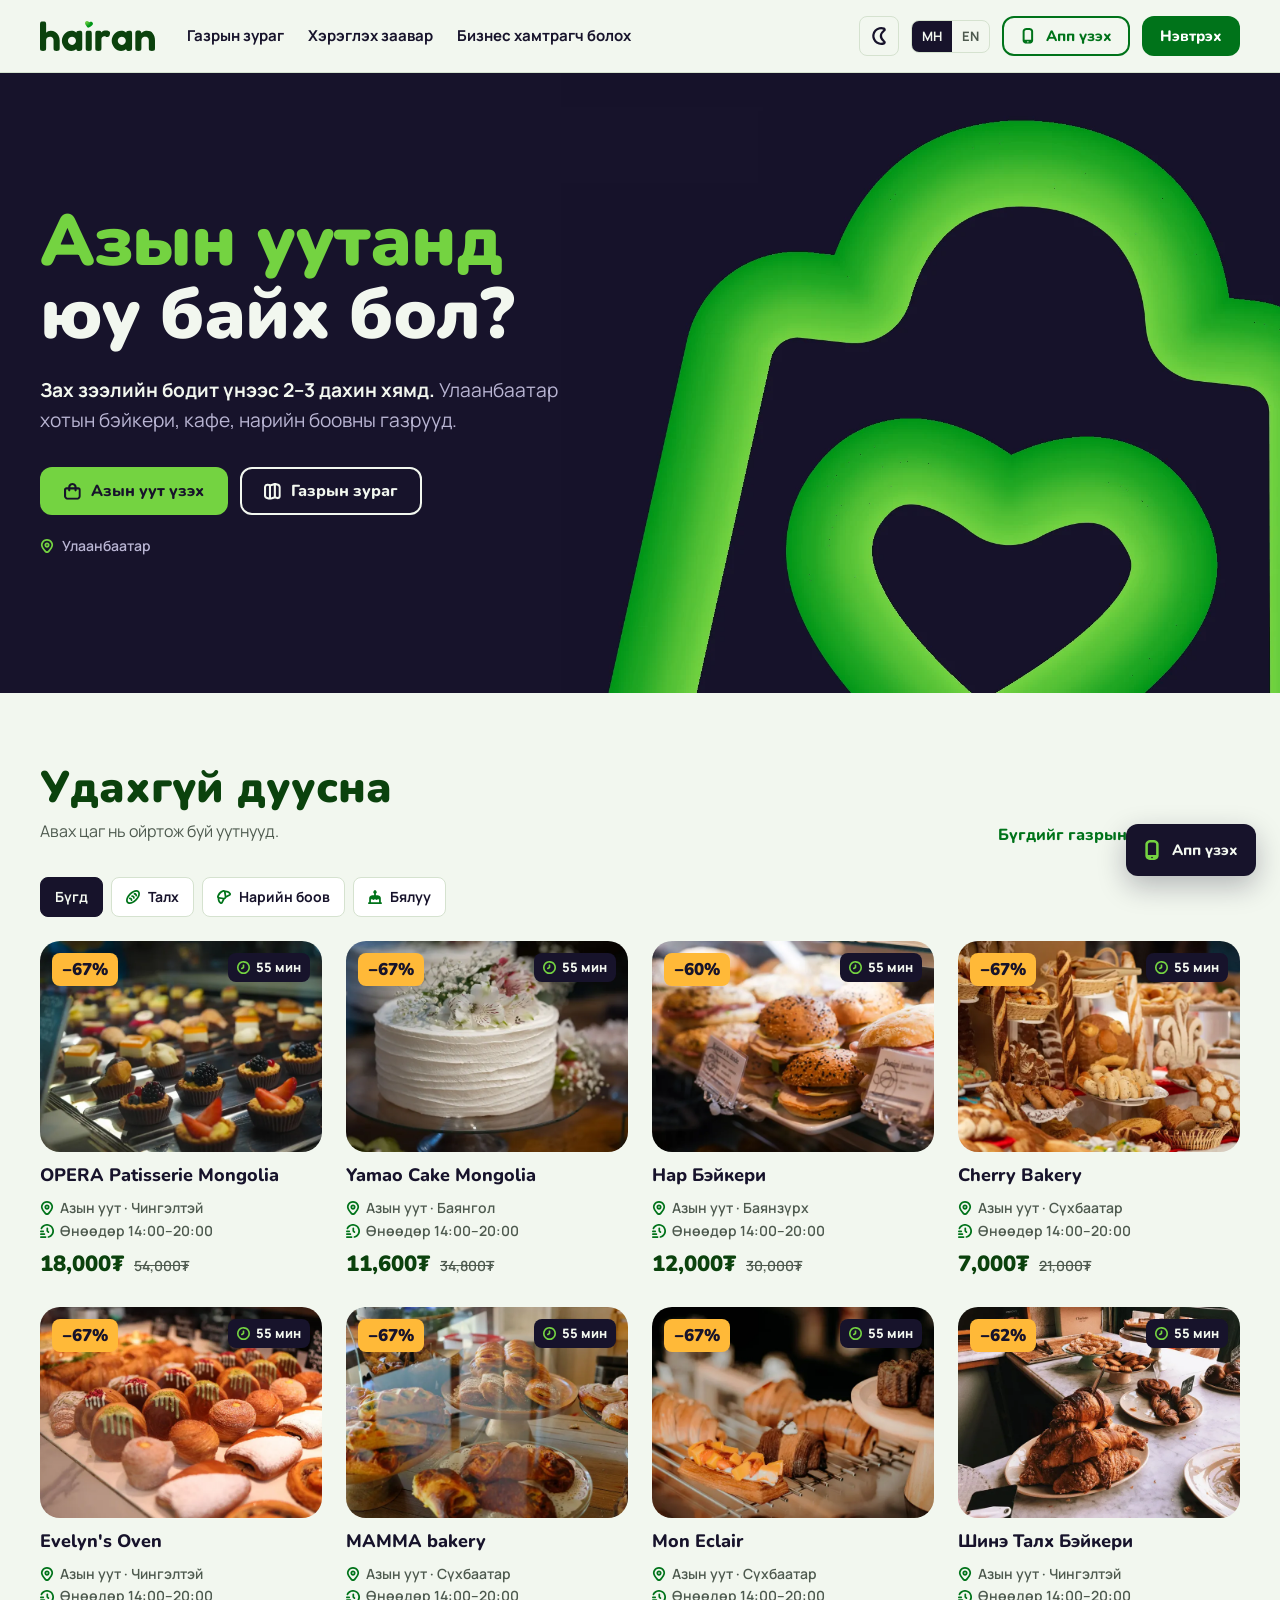
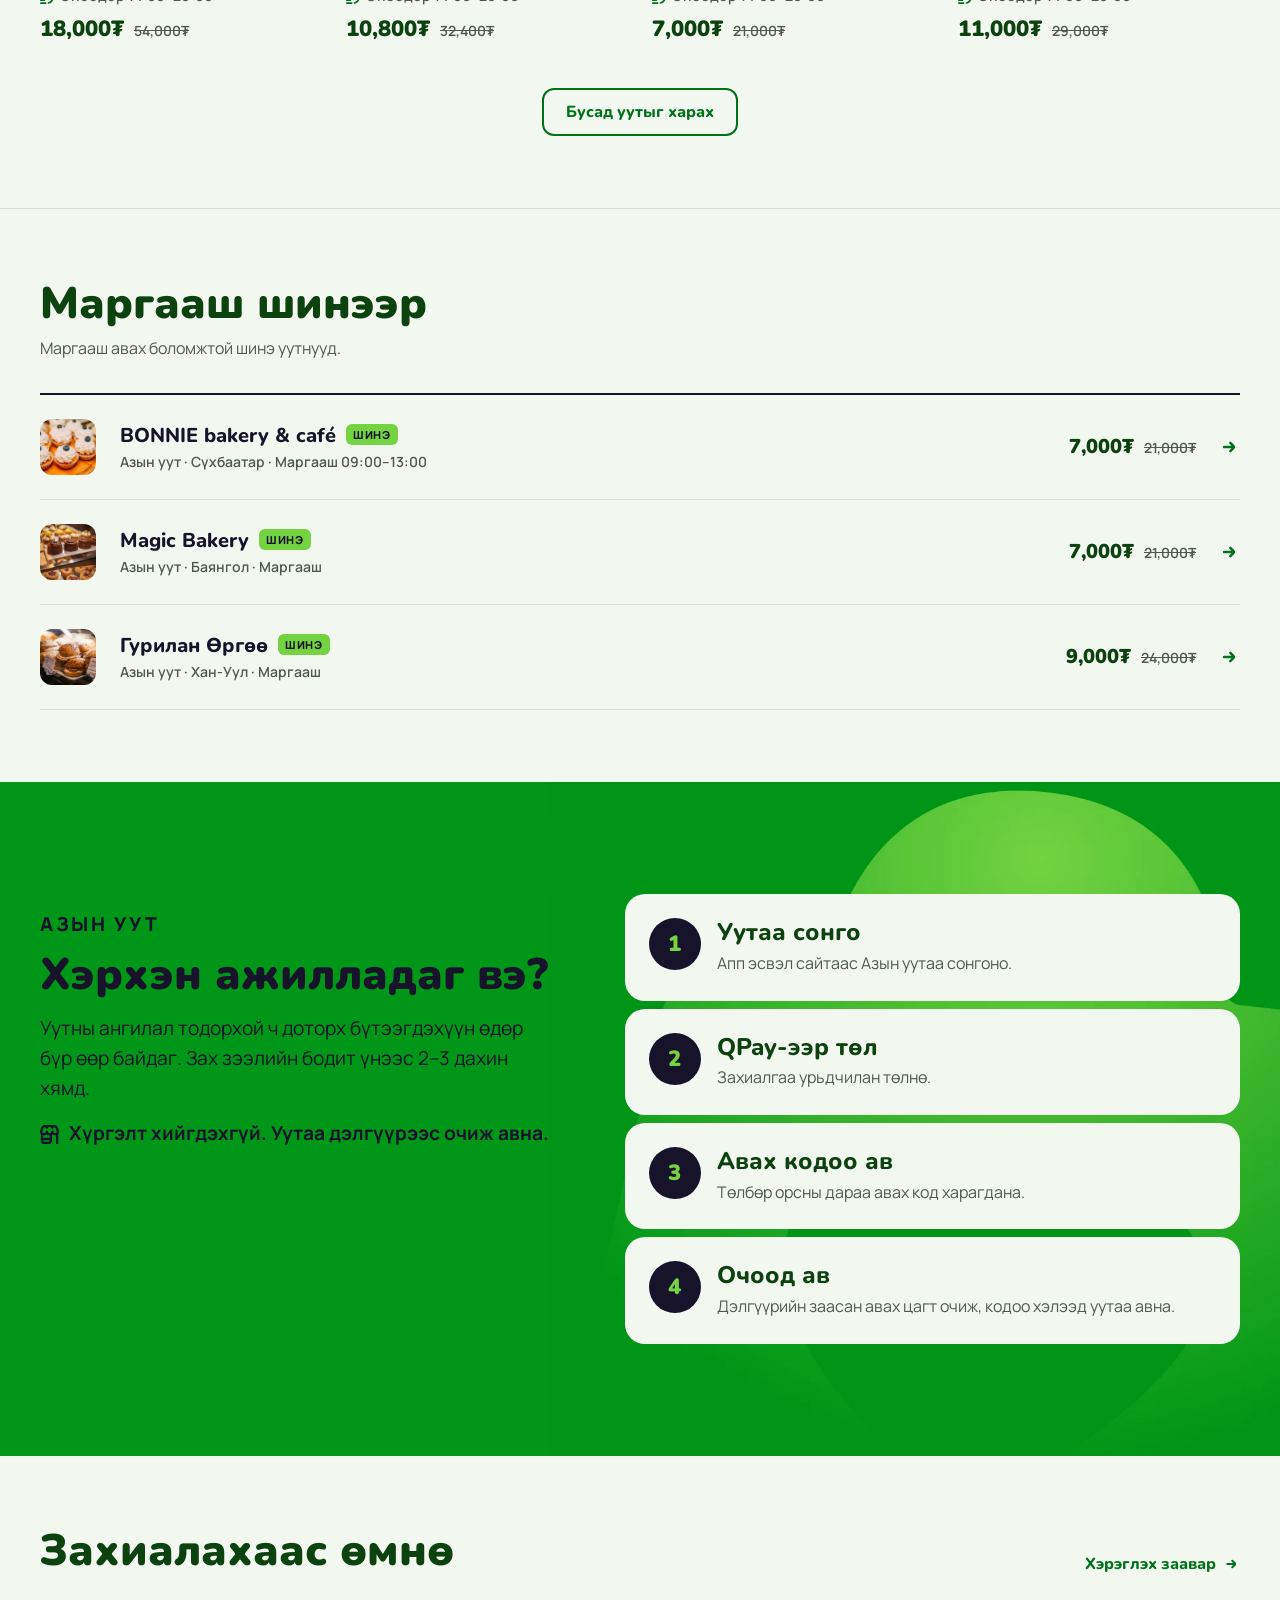
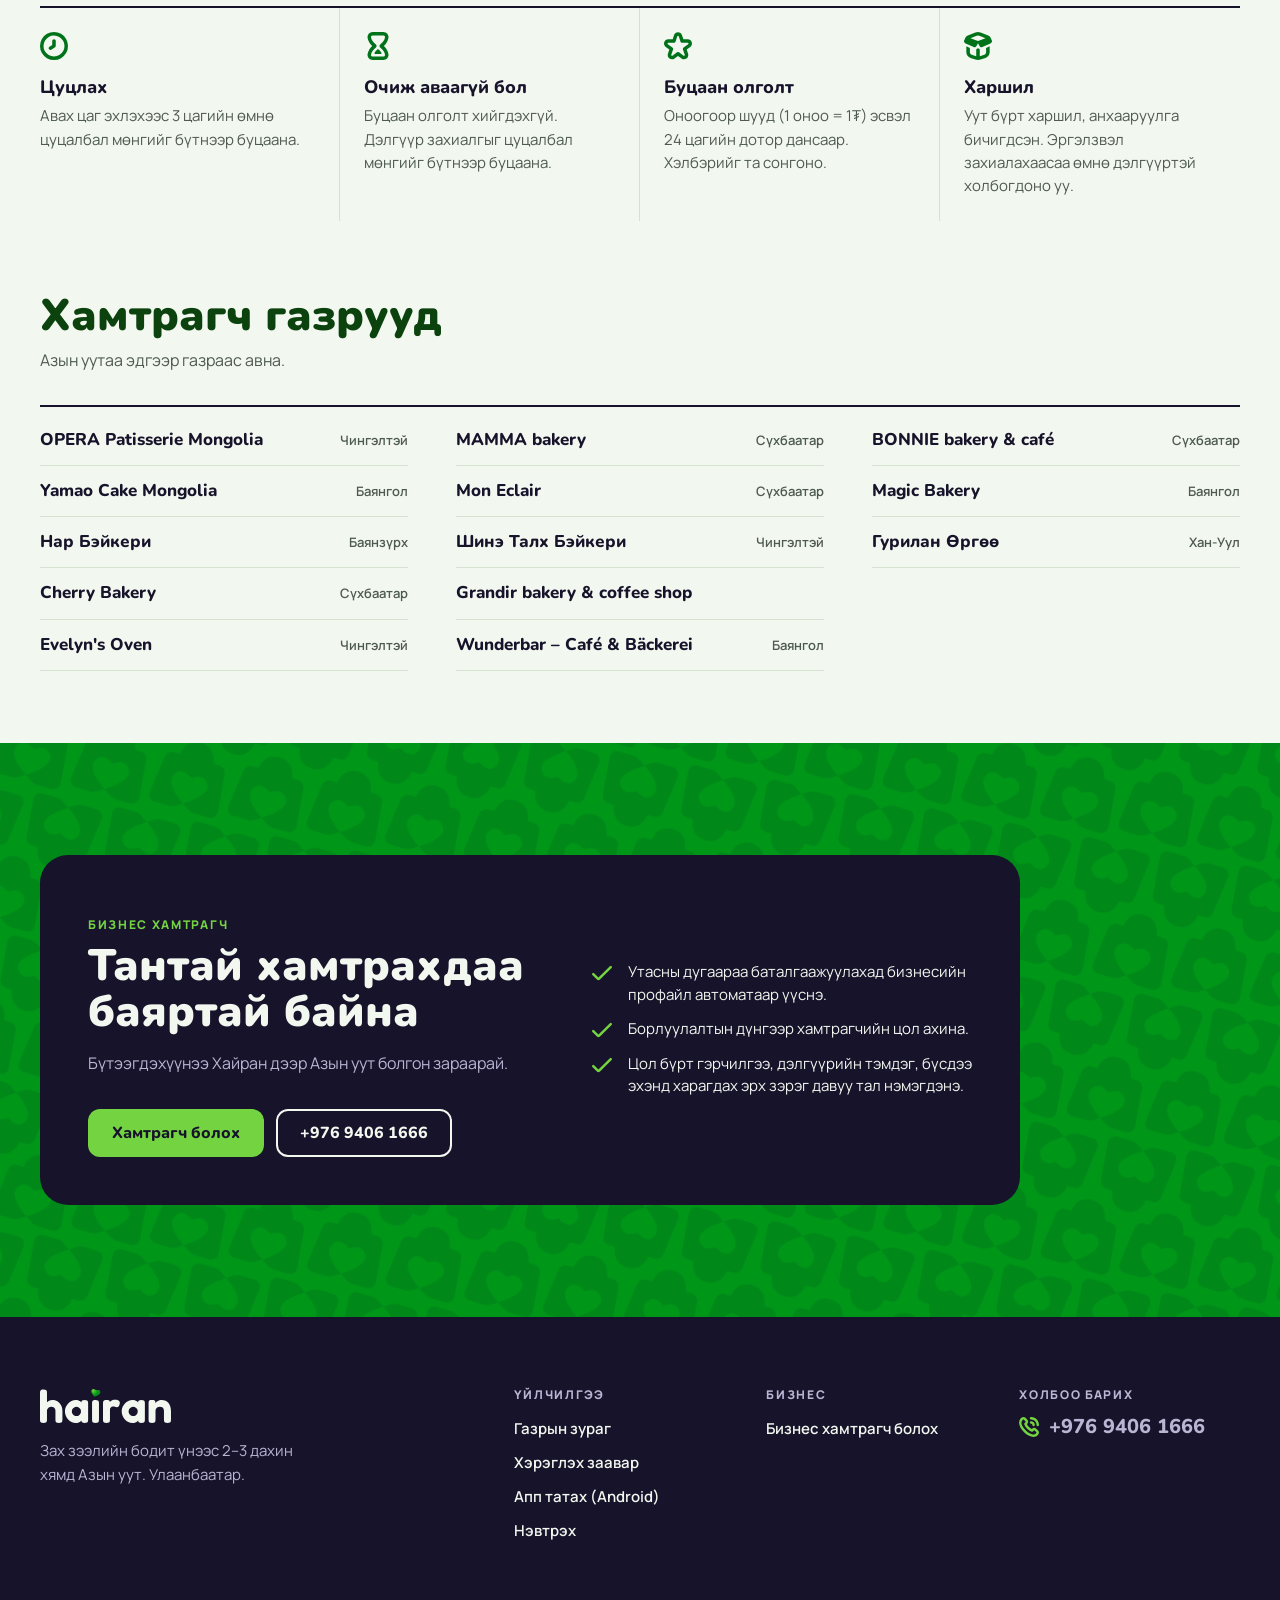
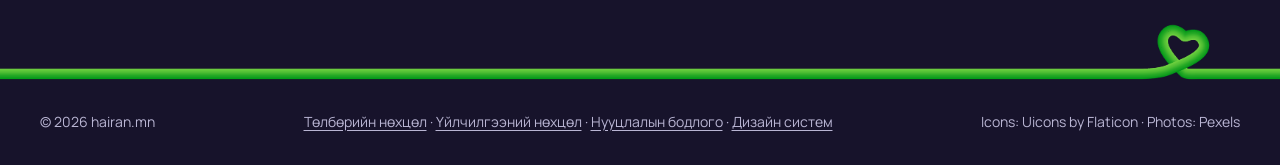
<file: index.html>
<!doctype html>
<html lang="mn">
<head>
<meta charset="utf-8">
<meta name="viewport" content="width=device-width, initial-scale=1, viewport-fit=cover">
<title>Хайран · Азын уут</title>
<meta name="claude:viewport-fit-sides" content="cover">
<meta name="description" content="Зах зээлийн бодит үнээс 2–3 дахин хямд Азын уут. Улаанбаатар.">
<link rel="icon" href="assets/logo/logo-icon.svg" type="image/svg+xml">
<link rel="stylesheet" href="css/fonts.css">
<link rel="stylesheet" href="css/tokens.css">
<link rel="stylesheet" href="css/site.css">
<link rel="stylesheet" href="css/app.css">
<link rel="stylesheet" href="css/dark.css">
<script>
  /* Apply the saved theme (or the system preference) before first paint, so there is no flash. */
  (function () {
    var t = null;
    try { t = localStorage.getItem("hairan-theme"); } catch (e) {}
    if (!t) t = window.matchMedia && matchMedia("(prefers-color-scheme: dark)").matches ? "dark" : "light";
    document.documentElement.setAttribute("data-theme", t);
  })();
</script>
</head>
<body>
<svg xmlns="http://www.w3.org/2000/svg" aria-hidden="true" style="position:absolute;width:0;height:0;overflow:hidden"><symbol id="i-arrow-right" viewBox="0 0 300 300"><path d="M239 230 288 181Q300 168 300.0 150.0Q300 132 288 119L239 70Q234 65 226.0 65.0Q218 65 212.5 70.5Q207 76 207.0 83.5Q207 91 213 97L247 131L19 132Q11 132 5.5 137.5Q0 143 0 150Q0 158 5.5 163.5Q11 169 19 169H247L213 203Q207 209 207.0 216.5Q207 224 212.5 229.5Q218 235 225.5 235.0Q233 235 239 230Z"/></symbol><symbol id="i-arrow-small-right" viewBox="0 0 300 300"><path d="M213 119 168 74Q163 69 155.0 69.0Q147 69 141.5 74.5Q136 80 136.0 87.5Q136 95 142 101L172 131H63Q55 131 49.5 136.5Q44 142 44.0 150.0Q44 158 49.5 163.5Q55 169 63 169H172L142 199Q136 205 136.0 212.5Q136 220 141.5 225.5Q147 231 155.0 231.0Q163 231 168 226L213 181Q226 168 226.0 150.0Q226 132 213 119Z"/></symbol><symbol id="i-badge-percent" viewBox="0 0 300 300"><path d="M150 300Q135 300 121.5 294.0Q108 288 97 277Q82 278 68.5 272.5Q55 267 44.0 256.0Q33 245 27.5 231.5Q22 218 23 203Q8 190 3.0 170.0Q-2 150 3.0 130.0Q8 110 23 97Q22 82 27.5 68.5Q33 55 44.0 44.0Q55 33 68.5 27.5Q82 22 97 23Q110 8 130.0 3.0Q150 -2 170.0 3.0Q190 8 203 23Q217 22 231.0 27.5Q245 33 256.0 44.0Q267 55 272.5 68.5Q278 82 277 97Q292 110 297.0 130.0Q302 150 297.0 170.0Q292 190 277 203Q278 218 272.5 231.5Q267 245 256.0 256.0Q245 267 231.5 272.5Q218 278 203 277Q192 288 178.5 294.0Q165 300 150 300ZM105 239Q115 239 121.0 248.0Q127 257 138.5 260.5Q150 264 161.5 260.5Q173 257 179 247Q182 242 187.5 240.0Q193 238 198 239Q207 241 215.0 238.5Q223 236 229.5 229.5Q236 223 238.5 215.0Q241 207 239 198Q238 193 240.0 187.5Q242 182 247 179Q257 173 260.5 161.5Q264 150 260.5 138.5Q257 127 247 121Q242 118 240.0 112.5Q238 107 239 102Q241 93 238.5 85.0Q236 77 229.5 70.5Q223 64 215.0 61.5Q207 59 198 61Q193 62 187.5 60.0Q182 58 179 53Q173 43 161.5 39.5Q150 36 138.5 39.5Q127 43 121 53Q118 58 112.5 60.0Q107 62 102 61Q93 59 85.0 61.5Q77 64 70.5 70.5Q64 77 61.5 85.0Q59 93 61 102Q62 107 60.0 112.5Q58 118 53 121Q43 127 39.5 138.5Q36 150 39.5 161.5Q43 173 53 179Q58 182 60.0 187.5Q62 193 61 198Q59 207 61.5 215.0Q64 223 70.5 229.5Q77 236 85.0 238.5Q93 241 102 239ZM106 100Q95 100 90.0 109.5Q85 119 90.0 128.0Q95 137 106.5 137.0Q118 137 122.5 128.0Q127 119 122.5 109.5Q118 100 106 100ZM194 162Q182 163 177.5 172.0Q173 181 177.5 190.5Q182 200 193.5 200.0Q205 200 210.0 190.5Q215 181 210.0 172.0Q205 163 194 162ZM141 198 191 123Q195 116 193.5 108.5Q192 101 185.5 97.0Q179 93 171.5 94.5Q164 96 159 102L109 177Q105 184 106.5 191.5Q108 199 113.5 202.5Q119 206 125 206Q135 206 141 198Z"/></symbol><symbol id="i-bookmark" viewBox="0 0 300 300"><path d="M219 0H81Q63 0 47.0 9.5Q31 19 22.0 34.5Q13 50 12 69V256Q13 269 20.5 280.5Q28 292 40.5 296.5Q53 301 66.0 298.5Q79 296 88 286L149 221L212 287Q221 296 234.5 299.0Q248 302 260.0 297.0Q272 292 279.5 281.0Q287 270 288 256V69Q287 50 278.0 34.5Q269 19 253.0 9.5Q237 0 219 0ZM250 256Q250 261 246.0 262.5Q242 264 239 261L163 181Q157 175 149 175Q141 175 136 181L61 260Q58 263 54.0 261.5Q50 260 50 256V69Q50 56 59.0 46.5Q68 37 81 38H219Q232 37 241.0 46.5Q250 56 250 69Z"/></symbol><symbol id="i-box-open" viewBox="0 0 300 300"><path d="M296 87 284 59Q275 44 259 38L178 5Q164 0 149.5 0.0Q135 0 122 5L41 38Q25 44 16 59L4 87Q-3 97 1.5 108.0Q6 119 17 123L104 162Q108 164 112 164Q119 164 124.5 160.5Q130 157 134 151L150 121L166 151Q170 157 175.5 160.5Q181 164 188 164Q192 164 196 162L283 123Q294 119 298.5 108.0Q303 97 296 87ZM231 67 150 97 69 67 136 40Q143 37 150.0 37.0Q157 37 164 40ZM275 154V216Q275 237 262.5 254.0Q250 271 230 278L178 295Q165 300 150.0 300.0Q135 300 122 295L70 278Q50 271 37.5 254.0Q25 237 25 216V154L63 171V216Q63 225 68.0 232.5Q73 240 82 243L131 259V184Q143 180 150 171Q157 180 169 185V259L218 243Q227 240 232.0 232.5Q237 225 237 216V171Z"/></symbol><symbol id="i-bread" viewBox="0 0 300 300"><path d="M79 300Q63 301 48.0 295.0Q33 289 22 278Q1 257 0.5 222.5Q0 188 19.0 148.5Q38 109 73.5 73.5Q109 38 148.5 19.0Q188 0 222.5 0.5Q257 1 278.0 22.0Q299 43 299.5 77.5Q300 112 281.0 151.5Q262 191 226.5 226.0Q191 261 152.0 280.5Q113 300 79 300ZM221 38Q196 38 165 53Q131 70 100 100Q72 129 55 161Q40 191 38.0 215.5Q36 240 48.0 252.0Q60 264 84.5 262.0Q109 260 139 245Q171 228 199.5 199.5Q228 171 245 139Q260 109 262.0 84.5Q264 60 251.5 48.0Q239 36 221 38ZM188 169Q188 157 184.0 146.5Q180 136 172.0 128.0Q164 120 153.5 116.0Q143 112 131 113Q123 112 118.0 117.5Q113 123 112.5 131.0Q112 139 117.5 144.5Q123 150 131.0 149.5Q139 149 145.0 155.0Q151 161 150.5 169.0Q150 177 155.5 182.5Q161 188 169.0 188.0Q177 188 182.5 182.5Q188 177 188 169ZM238 119Q238 107 234.0 96.5Q230 86 222.0 78.0Q214 70 203.5 66.0Q193 62 181 63Q173 62 167.5 67.5Q162 73 162.5 81.0Q163 89 168.0 94.5Q173 100 181.0 99.5Q189 99 195.0 105.0Q201 111 200.5 119.0Q200 127 205.5 132.5Q211 138 219.0 137.5Q227 137 232.5 132.0Q238 127 238 119ZM138 219Q138 207 134.0 196.5Q130 186 122.0 178.0Q114 170 103.5 166.0Q93 162 81 163Q73 162 67.5 167.5Q62 173 62.5 181.0Q63 189 68.0 194.5Q73 200 81.0 199.5Q89 199 95.0 205.0Q101 211 100.5 219.0Q100 227 105.5 232.5Q111 238 119.0 237.5Q127 237 132.5 232.0Q138 227 138 219Z"/></symbol><symbol id="i-cake-birthday" viewBox="0 0 300 300"><path d="M281 262H275V179Q275 161 266.0 145.5Q257 130 242.0 121.5Q227 113 209 113H169V79Q177 74 182.0 65.5Q187 57 187 47Q184 25 169 9Q161 0 150.0 0.0Q139 0 131 9Q116 25 113 47Q113 57 118.0 65.5Q123 74 131 79V112H91Q73 113 58.0 121.5Q43 130 34.0 145.5Q25 161 25 179V262H19Q11 262 5.5 267.5Q0 273 0.0 281.0Q0 289 5.5 294.5Q11 300 19 300H281Q289 300 294.5 294.5Q300 289 300.0 281.0Q300 273 294.5 267.5Q289 262 281 262ZM63 209Q71 207 77.0 200.5Q83 194 84 186Q86 198 95.5 205.5Q105 213 117.0 213.0Q129 213 138.5 205.5Q148 198 150 186Q152 198 161.5 205.5Q171 213 183.0 213.0Q195 213 204.5 205.5Q214 198 216 186Q217 194 223.0 200.5Q229 207 237 209V262H63Z"/></symbol><symbol id="i-check" viewBox="0 0 300 300"><path d="M97 258Q84 258 74 249L6 180Q0 175 0.0 167.0Q0 159 6 154Q11 148 19.0 148.0Q27 148 32 154L97 218L268 47Q273 42 281.0 42.0Q289 42 294 47Q300 53 300.0 60.5Q300 68 294 74L120 249Q110 258 97 258Z"/></symbol><symbol id="i-clock" viewBox="0 0 300 300"><path d="M150 0Q109 0 74.5 20.0Q40 40 20.0 74.5Q0 109 0.0 150.0Q0 191 20.0 225.5Q40 260 74.5 280.0Q109 300 150.0 300.0Q191 300 225.5 280.0Q260 260 280.0 225.5Q300 191 300.0 150.0Q300 109 280.0 74.5Q260 40 225.5 20.0Q191 0 150 0ZM150 262Q119 262 93.5 247.0Q68 232 52.5 206.5Q37 181 37.5 150.0Q38 119 53.0 93.5Q68 68 93.5 52.5Q119 37 150.0 37.5Q181 38 206.5 53.0Q232 68 247.5 93.5Q263 119 262.5 150.0Q262 181 247.0 206.5Q232 232 206.5 247.0Q181 262 150 263ZM131 138 101 157Q95 161 93.0 168.5Q91 176 95 183Q99 189 107.0 191.0Q115 193 121 189L157 166Q163 163 166.0 157.0Q169 151 169 145V97Q169 89 163.5 83.5Q158 78 150 78Q142 78 136.5 83.5Q131 89 131 97Z"/></symbol><symbol id="i-croissant" viewBox="0 0 300 300"><path d="M291 62Q269 36 238.5 23.0Q208 10 174 13Q171 9 166 6Q158 1 149.0 0.0Q140 -1 132 2Q93 14 62.5 40.0Q32 66 14 101Q7 116 2 133Q-1 141 0.0 150.0Q1 159 6 167Q9 171 13 175Q11 208 23.5 238.5Q36 269 62 291Q69 297 78.0 299.0Q87 301 96.0 299.0Q105 297 112.5 291.5Q120 286 124 277L165 199Q177 195 186.0 186.0Q195 177 199 164L277 124Q286 120 291.5 112.5Q297 105 299.0 96.0Q301 87 299.0 78.0Q297 69 291 62ZM38 144Q49 106 77.0 78.0Q105 50 143 38Q145 37 146.5 38.0Q148 39 148 41L165 143Q166 153 159.5 159.5Q153 166 143 165L41 149Q39 148 38.0 146.5Q37 145 38 144ZM91 260Q90 262 88.5 262.5Q87 263 86 262Q70 248 60.5 228.5Q51 209 51 188L122 199ZM260 91 199 122 188 50Q209 51 228.5 60.0Q248 69 262 86Q263 87 262.5 88.5Q262 90 260 91Z"/></symbol><symbol id="i-cross" viewBox="0 0 300 300"><path d="M177 150 295 32Q300 27 300.0 19.0Q300 11 294.5 5.5Q289 0 281.0 0.0Q273 0 268 5L150 123L32 5Q27 0 19.0 0.0Q11 0 5.5 5.5Q0 11 0.0 19.0Q0 27 5 32L123 150L5 268Q0 273 0.0 281.0Q0 289 5.5 294.5Q11 300 19.0 300.0Q27 300 32 295L150 177L268 295Q273 300 281.0 300.0Q289 300 294.5 294.5Q300 289 300.0 281.0Q300 273 295 268Z"/></symbol><symbol id="i-envelope" viewBox="0 0 300 300"><path d="M231 12H69Q50 13 34.5 22.0Q19 31 9.5 47.0Q0 63 0 81V219Q0 237 9.5 253.0Q19 269 34.5 278.0Q50 287 69 287H231Q250 287 265.5 278.0Q281 269 290.5 253.0Q300 237 300 219V81Q300 63 290.5 47.0Q281 31 265.5 22.0Q250 13 231 13ZM231 50Q243 50 252 58L171 139Q162 147 150.0 147.0Q138 147 130 139L48 58Q57 50 69 50ZM231 250H69Q56 250 47.0 241.0Q38 232 38 219V100L103 166Q112 175 124.5 180.0Q137 185 150.0 185.0Q163 185 175.5 180.0Q188 175 197 166L263 100V219Q262 232 253.0 241.0Q244 250 231 250Z"/></symbol><symbol id="i-globe" viewBox="0 0 300 300"><path d="M150 0Q109 0 74.5 20.0Q40 40 20.0 74.5Q0 109 0.0 150.0Q0 191 20.0 225.5Q40 260 74.5 280.0Q109 300 150.0 300.0Q191 300 225.5 280.0Q260 260 280.0 225.5Q300 191 300.0 150.0Q300 109 280.0 74.5Q260 40 225.5 20.0Q191 0 150 0ZM262 137H218Q214 88 190 45Q219 56 238.5 81.0Q258 106 262 138ZM121 175H179Q171 215 150 249Q129 215 121 175ZM119 137Q125 91 150 51Q175 91 181 138ZM110 45Q86 88 82 138H38Q42 106 61.5 81.0Q81 56 110 45ZM40 175H83Q89 218 110 255Q84 245 65.5 224.0Q47 203 40 175ZM190 255Q211 218 217 175H260Q253 203 234.5 224.0Q216 245 190 255Z"/></symbol><symbol id="i-heart" viewBox="0 0 300 300"><path d="M216 23Q196 23 178.5 32.0Q161 41 150 57Q139 41 121.5 32.0Q104 23 84 23Q61 24 41.0 36.5Q21 49 10.0 69.5Q-1 90 0 114Q0 153 35 199Q62 235 108 273Q126 288 150.0 288.0Q174 288 193 273Q238 235 265 199Q300 153 300 114Q301 90 290.0 69.5Q279 49 259.0 36.5Q239 24 216 23ZM168 244Q160 251 150.0 251.0Q140 251 132 244Q87 207 62.5 173.0Q38 139 38 114Q36 93 50.0 77.5Q64 62 84 61Q105 62 118.5 77.5Q132 93 131 114Q131 122 136.5 127.5Q142 133 150.0 133.0Q158 133 163.5 127.5Q169 122 169 114Q168 93 181.5 77.5Q195 62 216 61Q236 62 250.0 77.5Q264 93 262 114Q263 139 238.0 173.0Q213 207 168 244Z"/></symbol><symbol id="i-home" viewBox="0 0 300 300"><path d="M287 109 199 20Q185 7 167.5 2.5Q150 -2 132.5 2.5Q115 7 101 20L13 109Q0 121 0 140V269Q0 282 9.0 291.0Q18 300 31 300H269Q282 300 291.0 291.0Q300 282 300 269V140Q300 121 287 109ZM262 262H200V223Q200 203 186.0 189.0Q172 175 152 175H148Q128 175 114.0 189.0Q100 203 100 223V262H37V140Q38 137 39 135L128 47Q137 37 150.0 37.0Q163 37 172 47L261 135Q262 137 263 140V262Z"/></symbol><symbol id="i-hourglass-end" viewBox="0 0 300 300"><path d="M213 150Q232 133 245.0 110.5Q258 88 262 62Q264 51 260.5 39.5Q257 28 249.5 19.0Q242 10 231.0 5.0Q220 0 208 0H92Q80 0 69.5 5.0Q59 10 51.0 19.0Q43 28 40.0 39.5Q37 51 38 62Q43 88 55.5 110.5Q68 133 88 150Q68 167 55.5 189.5Q43 212 38 238Q37 249 40.0 260.5Q43 272 51.0 281.0Q59 290 69.5 295.0Q80 300 92 300H208Q220 300 231.0 295.0Q242 290 249.5 281.0Q257 272 260.5 260.5Q264 249 262 238Q258 212 245.0 189.5Q232 167 213 150ZM221 256Q216 262 208 262H92Q84 262 79.0 256.5Q74 251 75 243Q82 201 128 165Q135 159 135.0 150.0Q135 141 128 135Q82 99 75 57Q74 49 79.0 43.5Q84 38 92 38H208Q216 38 221.0 43.5Q226 49 225 57Q219 99 173 135Q166 141 166.0 150.0Q166 159 173 165Q219 201 225 243Q226 251 221 256ZM160 190 157 187Q154 185 150.0 185.0Q146 185 143 187L140 190Q122 203 113 223Q111 228 114.5 233.0Q118 238 123 237H177Q182 237 185.5 232.5Q189 228 187 223Q178 203 160 190Z"/></symbol><symbol id="i-leaf" viewBox="0 0 300 300"><path d="M288 12Q281 6 272.0 2.5Q263 -1 253 0Q205 5 162 16Q90 33 62 62Q40 84 31.0 112.5Q22 141 26.5 170.5Q31 200 49 224L5 268Q0 273 0.0 281.0Q0 289 5.5 294.5Q11 300 19.0 300.0Q27 300 32 295L76 251Q100 269 129.5 273.5Q159 278 187.5 269.0Q216 260 238 238Q267 209 285 138Q295 95 300 46Q301 37 297.5 28.0Q294 19 288 12ZM211 212Q190 234 159.5 237.0Q129 240 103 224L207 119Q213 114 213.0 106.0Q213 98 207.5 92.5Q202 87 194.0 87.0Q186 87 180 93L76 197Q60 171 63.0 140.5Q66 110 88 89Q108 69 161 55Q205 43 257 38Q259 37 261.0 39.0Q263 41 262 43Q258 95 246 139Q231 192 211 212Z"/></symbol><symbol id="i-map" viewBox="0 0 300 300"><path d="M256 14H255L223 3Q204 -3 184 2L118 22Q108 24 98 20L92 17Q77 11 60.0 12.5Q43 14 29.5 23.0Q16 32 8.0 47.0Q0 62 0 78V222Q0 245 13.5 262.5Q27 280 48 286L82 297Q92 300 101.5 300.0Q111 300 120 298L189 278Q197 276 204 279L233 287Q245 290 257.0 287.0Q269 284 279.0 276.5Q289 269 294.5 257.5Q300 246 300 234V77Q300 56 288.0 38.5Q276 21 256 14ZM175 44V243L125 257V58ZM59 250Q49 248 43.5 240.0Q38 232 37 222V78Q37 71 40.5 64.5Q44 58 51.0 53.5Q58 49 67 49Q72 49 77 51L88 56V259ZM263 234Q262 242 256.0 247.0Q250 252 242 251L213 242V39L243 50Q252 53 257.0 60.5Q262 68 263 77Z"/></symbol><symbol id="i-marker" viewBox="0 0 300 300"><path d="M150 0Q114 0 84.0 17.5Q54 35 36.5 65.5Q19 96 19 131Q19 185 101 278Q110 288 123.0 294.0Q136 300 150.0 300.0Q164 300 177.0 294.0Q190 288 200 278Q281 185 281 131Q281 96 263.5 65.5Q246 35 216.0 17.5Q186 0 150 0ZM171 253Q163 262 150.0 262.0Q137 262 129 253Q94 214 75.0 182.0Q56 150 56 131Q56 106 68.5 84.5Q81 63 102.5 50.5Q124 38 149.5 38.0Q175 38 196.5 50.5Q218 63 231.0 84.5Q244 106 244 131Q244 150 225.0 182.0Q206 214 171 253ZM150 76Q127 76 111.0 92.0Q95 108 95.0 130.5Q95 153 111.0 169.0Q127 185 150.0 185.0Q173 185 189.0 169.0Q205 153 205.0 130.5Q205 108 189.0 92.0Q173 76 150 76ZM150 147Q145 147 140.5 144.5Q136 142 134.0 137.0Q132 132 133.0 127.0Q134 122 138.0 118.5Q142 115 147.0 114.0Q152 113 156.5 114.5Q161 116 164.0 120.5Q167 125 167.0 131.0Q167 137 162.0 142.0Q157 147 150 147Z"/></symbol><symbol id="i-menu-burger" viewBox="0 0 300 300"><path d="M281 131H19Q11 131 5.5 136.5Q0 142 0.0 150.0Q0 158 5.5 163.5Q11 169 19 169H281Q289 169 294.5 163.5Q300 158 300.0 150.0Q300 142 294.5 136.5Q289 131 281 131ZM19 81H281Q289 81 294.5 75.5Q300 70 300.0 62.5Q300 55 294.5 49.5Q289 44 281 44H19Q11 44 5.5 49.5Q0 55 0.0 62.5Q0 70 5.5 75.5Q11 81 19 81ZM281 219H19Q11 219 5.5 224.5Q0 230 0.0 237.5Q0 245 5.5 250.5Q11 256 19 256H281Q289 256 294.5 250.5Q300 245 300.0 237.5Q300 230 294.5 224.5Q289 219 281 219Z"/></symbol><symbol id="i-moon" viewBox="0 0 300 300"><path d="M188 300Q143 300 105.5 275.5Q68 251 50.0 209.5Q32 168 39.5 124.0Q47 80 78.0 47.5Q109 15 152.5 4.5Q196 -6 238 9Q248 12 254.0 20.0Q260 28 262.0 37.5Q264 47 260.0 56.5Q256 66 248 72Q201 109 201.0 150.0Q201 191 248 228Q256 234 260.0 243.5Q264 253 262.0 262.5Q260 272 254.0 280.0Q248 288 238 291Q214 300 188 300ZM188 37Q154 37 126.0 55.5Q98 74 84.5 104.5Q71 135 76.5 168.5Q82 202 104.5 226.5Q127 251 159.5 259.0Q192 267 224 256Q184 225 170.0 187.5Q156 150 170.0 112.5Q184 75 224 44Q206 38 188 37Z"/></symbol><symbol id="i-phone-call" viewBox="0 0 300 300"><path d="M219 300Q189 301 152.0 282.5Q115 264 80.5 232.0Q46 200 25 165Q2 126 1 91Q-1 52 23 24L37 12Q50 0 67.5 0.5Q85 1 98 13L125 42Q138 55 137.5 72.5Q137 90 125 103L120 108Q131 132 149.5 150.5Q168 169 192 180L197 175Q210 163 228.0 163.0Q246 163 259 175L287 201Q300 214 300.0 232.0Q300 250 288 263L276 277Q264 288 249.5 294.0Q235 300 219 300ZM49 51Q32 73 40 107Q48 137 73.5 170.0Q99 203 133.0 228.0Q167 253 197 260Q230 268 249 251L261 237Q263 235 263.0 232.5Q263 230 261 228L233 202Q230 200 228.0 200.0Q226 200 223 202L209 216Q205 220 199.5 221.0Q194 222 189 220Q151 206 122.5 177.5Q94 149 80 111Q78 106 79.0 100.5Q80 95 84 91L98 77Q100 75 100.0 72.5Q100 70 98 68L71 39Q69 37 67.0 37.5Q65 38 63 39ZM210 189ZM300 119Q300 87 284.0 59.5Q268 32 240.5 16.0Q213 0 181 0Q173 0 167.5 5.5Q162 11 162.5 19.0Q163 27 168.0 32.5Q173 38 181 38Q203 38 222.0 48.5Q241 59 251.5 78.0Q262 97 263 119Q263 127 268.0 132.5Q273 138 281.0 137.5Q289 137 294.5 132.0Q300 127 300 119ZM238 119Q237 95 221.0 79.0Q205 63 181 62Q173 62 167.5 67.5Q162 73 162.5 81.0Q163 89 168.0 94.5Q173 100 181.0 100.0Q189 100 194.5 105.5Q200 111 200.0 119.0Q200 127 205.5 132.5Q211 138 219.0 137.5Q227 137 232.5 132.0Q238 127 238 119Z"/></symbol><symbol id="i-qr-scan" viewBox="0 0 300 300"><path d="M300 144Q300 152 294.5 157.0Q289 162 281 162H19Q11 163 5.5 157.5Q0 152 0.0 144.0Q0 136 5.5 130.5Q11 125 19 125H281Q289 125 294.5 130.5Q300 136 300 144ZM19 100Q27 100 32.0 94.5Q37 89 37 81V69Q38 56 47.0 46.5Q56 37 69 37H81Q89 37 94.5 32.0Q100 27 100.0 19.0Q100 11 94.5 5.5Q89 0 81 0H69Q50 0 34.5 9.5Q19 19 9.5 34.5Q0 50 0 69V81Q0 89 5.5 94.5Q11 100 19 100ZM81 262H69Q56 262 47.0 253.0Q38 244 38 231V219Q38 211 32.5 205.5Q27 200 19.0 200.0Q11 200 5.5 205.5Q0 211 0 219V231Q0 250 9.5 265.5Q19 281 34.5 290.5Q50 300 69 300H81Q89 300 94.5 294.5Q100 289 100.0 281.0Q100 273 94.5 268.0Q89 263 81 263ZM281 200Q273 200 268.0 205.5Q263 211 263 219V231Q263 244 253.5 253.0Q244 262 231 262H219Q211 262 205.5 267.5Q200 273 200.0 281.0Q200 289 205.5 294.5Q211 300 219 300H231Q250 300 265.5 290.5Q281 281 290.5 265.5Q300 250 300 231V219Q300 211 294.5 205.5Q289 200 281 200ZM231 0H219Q211 0 205.5 5.5Q200 11 200.0 19.0Q200 27 205.5 32.0Q211 37 219 37H231Q244 37 253.5 46.5Q263 56 263 69V81Q263 89 268.0 94.5Q273 100 281.0 100.0Q289 100 294.5 94.5Q300 89 300 81V69Q300 50 290.5 34.5Q281 19 265.5 9.5Q250 0 231 0Z"/></symbol><symbol id="i-recycle" viewBox="0 0 300 300"><path d="M97 38 104 26Q112 14 124.0 7.0Q136 0 150.0 0.0Q164 0 176.0 7.0Q188 14 196 26L222 68L239 56Q244 53 249.5 53.0Q255 53 260.0 56.0Q265 59 267.0 64.5Q269 70 268 75L259 125Q257 133 250.5 139.0Q244 145 235 145L181 135Q175 134 171.0 130.0Q167 126 166.0 120.5Q165 115 167.0 109.5Q169 104 174 101L191 89L164 45Q159 38 150.0 38.0Q141 38 136 45L128 58Q126 62 121.5 64.5Q117 67 112.0 67.0Q107 67 102.5 64.0Q98 61 96.0 56.5Q94 52 94.0 47.0Q94 42 97 38ZM292 181 285 169Q282 165 277.5 162.5Q273 160 268.0 160.0Q263 160 258.5 163.0Q254 166 252.0 170.5Q250 175 250.0 180.0Q250 185 253 189L260 201Q265 209 260.5 217.0Q256 225 246 225H188V206Q188 201 184.5 196.0Q181 191 176.0 189.0Q171 187 165.5 188.0Q160 189 156 193L121 225Q113 232 112.5 243.5Q112 255 121 262L156 295Q160 299 165.5 300.0Q171 301 176.0 298.5Q181 296 184.5 291.5Q188 287 187 281V263H246Q261 263 273.5 255.5Q286 248 293.0 235.0Q300 222 300.0 207.5Q300 193 292 181ZM101 105Q99 95 90.5 89.0Q82 83 72 85L23 94Q17 96 13.0 100.0Q9 104 8.0 109.5Q7 115 9.0 120.0Q11 125 16 128L33 140L8 181Q0 193 0.0 207.5Q0 222 7.0 235.0Q14 248 26.5 255.5Q39 263 54 263L69 262Q77 262 82.5 256.5Q88 251 87.5 243.5Q87 236 81.5 230.5Q76 225 69 225H54Q44 225 39.5 217.0Q35 209 40 201L64 161L81 173Q86 176 92.0 176.0Q98 176 102.5 173.0Q107 170 109.0 165.0Q111 160 110 154Z"/></symbol><symbol id="i-search" viewBox="0 0 300 300"><path d="M295 268 236 210Q258 181 262.0 146.5Q266 112 252.5 80.0Q239 48 210.0 26.5Q181 5 146.5 1.0Q112 -3 80.0 10.5Q48 24 26.5 52.5Q5 81 1.0 116.0Q-3 151 10.5 183.0Q24 215 53 236Q76 254 103.5 260.0Q131 266 159.0 260.0Q187 254 210 236L268 295Q274 300 281.5 300.0Q289 300 294.5 294.5Q300 289 300.0 281.5Q300 274 295 268ZM132 225Q106 225 85.0 212.5Q64 200 51.0 178.5Q38 157 38.0 131.5Q38 106 51.0 85.0Q64 64 85.0 51.0Q106 38 131.5 38.0Q157 38 178.5 51.0Q200 64 212.5 85.0Q225 106 225.0 131.5Q225 157 212.5 178.5Q200 200 178.5 212.5Q157 225 132 225Z"/></symbol><symbol id="i-shopping-bag" viewBox="0 0 300 300"><path d="M256 77H225V75Q225 55 215.0 37.5Q205 20 187.5 10.0Q170 0 150.0 0.0Q130 0 112.5 10.0Q95 20 85.0 37.5Q75 55 75 75V77H44Q26 78 13.0 90.5Q0 103 0 121V231Q0 250 9.5 265.5Q19 281 34.5 290.5Q50 300 69 300H231Q250 300 265.5 290.5Q281 281 290.5 265.5Q300 250 300 231V121Q300 103 287.0 90.5Q274 78 256 77ZM113 75Q113 59 123.5 48.0Q134 37 150.0 37.0Q166 37 177.0 48.0Q188 59 188 75V77H113ZM263 231Q263 244 253.5 253.5Q244 263 231 263H69Q56 263 46.5 253.5Q37 244 38 231V121Q37 119 39.0 117.0Q41 115 44 115H75V131Q75 139 80.5 144.5Q86 150 94.0 150.0Q102 150 107.0 144.5Q112 139 113 131V115H188V131Q188 139 193.0 144.5Q198 150 206.0 150.0Q214 150 219.5 144.5Q225 139 225 131V115H256Q259 115 261.0 117.0Q263 119 263 121Z"/></symbol><symbol id="i-smartphone" viewBox="0 0 300 300"><path d="M181 0H119Q100 0 84.5 9.5Q69 19 59.5 34.5Q50 50 50 69V231Q50 250 59.5 265.5Q69 281 84.5 290.5Q100 300 119 300H181Q200 300 215.5 290.5Q231 281 240.5 265.5Q250 250 250 231V69Q250 50 240.5 34.5Q231 19 215.5 9.5Q200 0 181 0ZM119 37H181Q194 37 203.0 46.5Q212 56 212 69V225H88V69Q88 56 97.0 47.0Q106 38 119 38ZM150 275Q145 275 141.0 271.5Q137 268 137 262H138Q138 257 141.5 253.5Q145 250 150 250Q155 250 159.0 253.5Q163 257 163 262Q163 268 159.0 271.5Q155 275 150 275Z"/></symbol><symbol id="i-star" viewBox="0 0 300 300"><path d="M86 293Q71 293 59.0 284.5Q47 276 42.5 262.0Q38 248 42 234L57 188L19 160Q7 151 2.5 137.0Q-2 123 2.5 109.5Q7 96 19.0 87.0Q31 78 45 78H93L107 34Q111 20 123.0 11.0Q135 2 150.0 2.0Q165 2 177.0 11.0Q189 20 193 34L208 78H255Q269 78 281.0 87.0Q293 96 297.5 109.5Q302 123 297.5 137.0Q293 151 281 160L243 188L258 234Q262 248 257.5 262.0Q253 276 241.0 284.5Q229 293 214.0 293.0Q199 293 188 284L150 256L113 284Q101 293 86 293ZM45 116Q40 116 38.0 121.5Q36 127 41 130L90 166Q95 170 97.0 175.5Q99 181 97 187L78 245Q76 250 81.0 253.5Q86 257 90 254L139 218Q144 214 150.0 214.0Q156 214 161 218L210 254Q212 255 214.5 255.0Q217 255 219.0 253.5Q221 252 222.0 249.5Q223 247 222 245L203 187Q201 181 203.0 175.5Q205 170 210 166L259 130Q264 127 262.0 121.5Q260 116 255 116H194Q188 116 183.0 112.5Q178 109 176 103L158 45Q156 40 150.0 40.0Q144 40 143 45L124 103Q122 109 117.0 112.5Q112 116 106 116Z"/></symbol><symbol id="i-store-alt" viewBox="0 0 300 300"><path d="M300 106Q300 104 299 101L285 49Q278 27 260.0 13.5Q242 0 219 0H81Q58 0 40.0 13.5Q22 27 15 49L1 101Q-1 112 2.5 122.5Q6 133 13 142V244Q12 267 28.5 283.5Q45 300 69 300H131Q155 300 171.5 283.5Q188 267 188 244V153L194 148Q210 162 231 162H250V281Q250 293 259.5 297.5Q269 302 278.0 297.5Q287 293 287 281V142Q300 126 300 106ZM150 244Q150 252 144.5 257.5Q139 263 131 263H69Q61 262 55.5 257.0Q50 252 50 244V237H150ZM150 200H50V162H69Q90 162 106 148Q122 162 144 162H150ZM244 125H231Q223 125 218.0 119.5Q213 114 213.0 106.0Q213 98 207.5 92.5Q202 87 194.0 87.0Q186 87 180.5 92.5Q175 98 175.0 106.0Q175 114 169.5 119.5Q164 125 156 125H144Q136 125 130.5 119.5Q125 114 125.0 106.0Q125 98 119.5 92.5Q114 87 106.0 87.0Q98 87 92.5 92.5Q87 98 87.5 106.0Q88 114 82.5 119.5Q77 125 69 125H56Q49 125 43.5 120.0Q38 115 38 108L51 60Q54 50 62.0 43.5Q70 37 81 37H88V44Q88 55 97.0 60.0Q106 65 115.5 60.0Q125 55 125 44V37H175V44Q175 55 184.5 60.0Q194 65 203.0 60.0Q212 55 212 44V37H219Q230 37 238.0 43.0Q246 49 249 59L262 108Q262 115 256.5 120.0Q251 125 244 125Z"/></symbol><symbol id="i-sun" viewBox="0 0 300 300"><path d="M281 131H242Q238 113 228 98L256 70Q261 65 261.0 57.5Q261 50 255.5 44.5Q250 39 242.5 39.0Q235 39 229 44L202 72Q187 62 169 58V19Q169 11 163.5 5.5Q158 0 150.0 0.0Q142 0 136.5 5.5Q131 11 131 19V58Q113 62 98 72L70 44Q65 39 57.5 39.0Q50 39 44.5 44.5Q39 50 39.0 57.5Q39 65 44 70L72 98Q62 113 58 131H19Q11 131 5.5 136.5Q0 142 0.0 150.0Q0 158 5.5 163.5Q11 169 19 169H58Q62 187 72 202L44 230Q39 235 39.0 242.5Q39 250 44.5 255.5Q50 261 57.5 261.0Q65 261 70 256L98 228Q113 238 131 242V281Q131 289 136.5 294.5Q142 300 150.0 300.0Q158 300 163.5 294.5Q169 289 169 281V242Q187 238 202 228L230 256Q235 261 242.5 261.0Q250 261 255.5 255.5Q261 250 261.0 242.5Q261 235 256 230L228 202Q238 186 242 169H281Q289 168 294.0 162.5Q299 157 299.0 149.5Q299 142 294.0 137.0Q289 132 281 131ZM150 206Q127 206 110.5 189.5Q94 173 94.0 150.0Q94 127 110.5 110.5Q127 94 150.0 94.0Q173 94 189.5 110.5Q206 127 206.0 150.0Q206 173 189.5 189.5Q173 206 150 206Z"/></symbol><symbol id="i-time-fast" viewBox="0 0 300 300"><path d="M119 300H19Q11 300 5.5 294.5Q0 289 0.0 281.0Q0 273 5.5 267.5Q11 262 19 262H119Q127 262 132.5 267.5Q138 273 138.0 281.0Q138 289 132.5 294.5Q127 300 119 300ZM94 237H19Q11 237 5.5 232.0Q0 227 0.0 219.0Q0 211 5.5 205.5Q11 200 19 200H94Q102 200 107.0 205.5Q112 211 112.0 219.0Q112 227 107.0 232.5Q102 238 94 237ZM69 175H19Q11 175 5.5 169.5Q0 164 0.0 156.0Q0 148 5.5 143.0Q11 138 19 137H69Q77 137 82.5 142.5Q88 148 88.0 156.0Q88 164 82.5 169.5Q77 175 69 175ZM181 297Q174 297 168.5 292.0Q163 287 162.5 280.0Q162 273 166.0 267.0Q170 261 177 260Q202 253 221.5 237.0Q241 221 252.0 197.5Q263 174 262.5 148.5Q262 123 251.0 100.0Q240 77 219.5 61.0Q199 45 174.0 39.5Q149 34 124.0 40.0Q99 46 79.0 62.0Q59 78 48 102Q45 109 37.5 111.5Q30 114 23.0 110.5Q16 107 13.5 100.0Q11 93 14 86Q29 54 55.5 33.0Q82 12 115.0 4.0Q148 -4 182.0 3.5Q216 11 242.5 32.0Q269 53 284.5 83.5Q300 114 300.5 148.5Q301 183 286.5 213.5Q272 244 245.5 266.0Q219 288 186 296ZM156 75Q148 75 142.5 80.5Q137 86 138 94V147Q138 158 145 165L167 187Q173 193 180.5 193.0Q188 193 193.5 187.5Q199 182 199.0 174.5Q199 167 194 161L175 142V94Q175 86 169.5 80.5Q164 75 156 75Z"/></symbol><symbol id="i-user" viewBox="0 0 300 300"><path d="M143 175Q117 178 95.5 192.5Q74 207 62.0 229.5Q50 252 50 279V281Q50 289 55.5 294.5Q61 300 69 300Q77 300 82.5 294.5Q88 289 88 281V278Q87 253 103.0 234.5Q119 216 144 213Q161 211 176.0 218.0Q191 225 201.0 238.5Q211 252 212 269L213 281Q213 289 218.0 294.5Q223 300 231 300Q239 300 244.5 294.5Q250 289 250 281V275Q250 248 236.5 225.0Q223 202 200.0 188.5Q177 175 150 175ZM150 150Q170 150 187.5 140.0Q205 130 215.0 112.5Q225 95 225.0 75.0Q225 55 215.0 37.5Q205 20 187.5 10.0Q170 0 150.0 0.0Q130 0 112.5 10.0Q95 20 85.0 37.5Q75 55 75.0 75.0Q75 95 85.0 112.5Q95 130 112.5 140.0Q130 150 150 150ZM150 37Q166 37 177.0 48.0Q188 59 188.0 75.0Q188 91 177.0 101.5Q166 112 150.0 112.0Q134 112 123.5 101.5Q113 91 113.0 75.0Q113 59 123.5 48.0Q134 37 150 38Z"/></symbol><symbol id="i-wheat" viewBox="0 0 300 300"><path d="M300 37Q301 29 298.5 22.0Q296 15 290.5 9.5Q285 4 278.0 1.5Q271 -1 263 0Q213 8 192 29L189 32L181 23Q171 13 156.5 13.0Q142 13 131 23Q110 46 102 77Q93 74 84.0 76.5Q75 79 69 86Q55 100 47.0 118.0Q39 136 38 155Q40 188 57 216L5 268Q0 273 0.0 281.0Q0 289 5.5 294.5Q11 300 18.5 300.0Q26 300 32 294L84 242Q112 260 145 262Q164 261 182.0 253.0Q200 245 214 231Q221 225 223.5 216.0Q226 207 224 198Q254 190 277 169Q288 159 288.0 144.0Q288 129 277 119Q272 115 268 111L271 108Q292 87 300 37ZM218 55Q238 41 261 39Q259 62 245 82Q229 90 212 87Q210 70 218 55ZM156 51Q172 69 175 93V99L148 126Q139 110 138 93Q140 69 156 51ZM75 155Q78 132 94 114Q110 131 113 155L112 161L85 188Q77 173 75 155ZM145 225Q127 223 112 215L139 188L145 187Q169 190 186 206Q169 222 145 225ZM207 162Q190 161 174 152L201 125H207Q231 128 249 144Q231 160 207 162Z"/></symbol></svg>
<a class="skip" href="#main" data-i18n="skip">Үндсэн агуулга руу</a>

<header class="site-header">
  <div class="wrap">
    <a class="brand" href="#top" aria-label="hairan"><img class="logo-light" src="assets/logo/logotype.svg" alt="hairan" width="158" height="41"><img class="logo-dark" src="assets/logo/logotype-white.svg" alt="hairan" width="158" height="41"></a>
    <nav class="nav" aria-label="Үндсэн цэс">
      <a href="#" data-i18n="nav.map">Газрын зураг</a>
      <a href="#" data-i18n="nav.guide">Хэрэглэх заавар</a>
      <a href="#" data-i18n="nav.partner">Бизнес хамтрагч болох</a>
    </nav>
    <div class="header-tools">
      <button class="theme-btn" type="button" id="theme-btn" aria-label="Харанхуй горим">
        <svg class="icon i-light" aria-hidden="true"><use href="#i-moon"/></svg><svg class="icon i-dark" aria-hidden="true"><use href="#i-sun"/></svg>
      </button>
      <div class="lang" role="group" aria-label="Хэл / Language">
        <button type="button" id="lang-mn" aria-pressed="true">МН</button>
        <button type="button" id="lang-en" aria-pressed="false">EN</button>
      </div>
      <button class="btn btn-secondary btn-sm" type="button" data-app-open><svg class="icon" aria-hidden="true"><use href="#i-smartphone"/></svg><span data-i18n="cta.appView">Апп үзэх</span></button>
      <a class="btn btn-primary btn-sm" href="#" data-i18n="cta.login">Нэвтрэх</a>
      <button class="menu-btn" type="button" id="menu-btn" aria-expanded="false" aria-controls="mobile-nav" aria-label="Цэс">
        <svg class="icon" aria-hidden="true"><use href="#i-menu-burger"/></svg>
      </button>
    </div>
  </div>
  <nav class="mobile-nav" id="mobile-nav" data-open="false" aria-label="Цэс">
    <a href="#"><svg class="icon" aria-hidden="true"><use href="#i-map"/></svg><span data-i18n="nav.map">Газрын зураг</span></a>
    <a href="#"><svg class="icon" aria-hidden="true"><use href="#i-check"/></svg><span data-i18n="nav.guide">Хэрэглэх заавар</span></a>
    <a href="#"><svg class="icon" aria-hidden="true"><use href="#i-store-alt"/></svg><span data-i18n="nav.partner">Бизнес хамтрагч болох</span></a>
    <a href="#" class="mn-login"><svg class="icon" aria-hidden="true"><use href="#i-user"/></svg><span data-i18n="cta.login">Нэвтрэх</span></a>
    <button type="button" class="mn-btn" data-app-open><svg class="icon" aria-hidden="true"><use href="#i-smartphone"/></svg><span data-i18n="cta.appView">Апп үзэх</span></button>
  </nav>
</header>

<main id="main">
  <span id="top"></span>
  <!-- Hero: oversized line logo on Blackberry -->
  <section class="hero on-dark" aria-labelledby="hero-title">
    <img class="hero-art" src="assets/elements/line-logo-dark.webp" alt="" width="1195" height="1030">
    <div class="wrap">
      <div class="hero-copy">
        <h1 id="hero-title" data-i18n-html="hero.title"><em>Азын уутанд</em> юу байх бол?</h1>
        <p class="lead" data-i18n-html="hero.lead"><strong>Зах зээлийн бодит үнээс 2–3 дахин хямд.</strong> Улаанбаатар хотын бэйкери, кафе, нарийн боовны газрууд.</p>
        <div class="actions">
          <a class="btn btn-primary" href="#bags"><svg class="icon" aria-hidden="true"><use href="#i-shopping-bag"/></svg><span data-i18n="hero.cta">Азын уут үзэх</span></a>
          <a class="btn btn-secondary" href="#"><svg class="icon" aria-hidden="true"><use href="#i-map"/></svg><span data-i18n="nav.map">Газрын зураг</span></a>
        </div>
        <p class="hero-place"><svg class="icon" aria-hidden="true"><use href="#i-marker"/></svg><span data-i18n="hero.place">Улаанбаатар</span></p>
      </div>
    </div>
  </section>

  <!-- Ending soon -->
  <section class="section" id="bags" aria-labelledby="bags-title">
    <div class="wrap">
      <div class="sec-head">
        <div>
          <h2 id="bags-title" data-i18n="bags.title">Удахгүй дуусна</h2>
          <p data-i18n="bags.sub">Авах цаг нь ойртож буй уутнууд.</p>
        </div>
        <a class="link-arrow" href="#"><span data-i18n="bags.all">Бүгдийг газрын зураг дээр</span><svg class="icon" aria-hidden="true"><use href="#i-arrow-small-right"/></svg></a>
      </div>
      <div class="chips" role="group" aria-label="Ангилал">
        <button class="chip" type="button" data-filter="all" aria-pressed="true"><span data-i18n="chip.all">Бүгд</span></button>
        <button class="chip" type="button" data-filter="bread" aria-pressed="false"><svg class="icon" aria-hidden="true"><use href="#i-bread"/></svg><span data-i18n="chip.bread">Талх</span></button>
        <button class="chip" type="button" data-filter="pastry" aria-pressed="false"><svg class="icon" aria-hidden="true"><use href="#i-croissant"/></svg><span data-i18n="chip.pastry">Нарийн боов</span></button>
        <button class="chip" type="button" data-filter="cake" aria-pressed="false"><svg class="icon" aria-hidden="true"><use href="#i-cake-birthday"/></svg><span data-i18n="chip.cake">Бялуу</span></button>
      </div>
      <div class="bags" id="bag-grid" aria-live="polite"></div>
      <div class="more"><button class="btn btn-secondary" type="button" id="show-more" data-i18n="bags.more">Бусад уутыг харах</button></div>
    </div>
  </section>

  <!-- Tomorrow: a short list, not cards -->
  <section class="section tomorrow" aria-labelledby="tmr-title">
    <div class="wrap">
      <div class="sec-head">
        <div>
          <h2 id="tmr-title" data-i18n="tmr.title">Маргааш шинээр</h2>
          <p data-i18n="tmr.sub">Маргааш авах боломжтой шинэ уутнууд.</p>
        </div>
      </div>
      <ul class="rows" id="tmr-list"></ul>
    </div>
  </section>

  <!-- How it works: Basil + oversized solid logo -->
  <section class="how" aria-labelledby="how-title">
    <img class="how-art" src="assets/elements/solid-logo-basil.webp" alt="" width="1115" height="1025">
    <div class="wrap">
      <div class="intro">
        <p class="label" data-i18n="how.label">Азын уут</p>
        <h2 id="how-title" data-i18n="how.title">Хэрхэн ажилладаг вэ?</h2>
        <p data-i18n="how.p1">Уутны ангилал тодорхой ч доторх бүтээгдэхүүн өдөр бүр өөр байдаг. Зах зээлийн бодит үнээс 2–3 дахин хямд.</p>
        <p class="no-delivery"><svg class="icon" aria-hidden="true"><use href="#i-store-alt"/></svg><span data-i18n="how.pickup">Хүргэлт хийгдэхгүй. Уутаа дэлгүүрээс очиж авна.</span></p>
      </div>
      <ol class="steps">
        <li class="step"><div><h3 data-i18n="s1.t">Уутаа сонго</h3><p data-i18n="s1.p">Апп эсвэл сайтаас Азын уутаа сонгоно.</p></div></li>
        <li class="step"><div><h3 data-i18n="s2.t">QPay-ээр төл</h3><p data-i18n="s2.p">Захиалгаа урьдчилан төлнө.</p></div></li>
        <li class="step"><div><h3 data-i18n="s3.t">Авах кодоо ав</h3><p data-i18n="s3.p">Төлбөр орсны дараа авах код харагдана.</p></div></li>
        <li class="step"><div><h3 data-i18n="s4.t">Очоод ав</h3><p data-i18n="s4.p">Дэлгүүрийн заасан авах цагт очиж, кодоо хэлээд уутаа авна.</p></div></li>
      </ol>
    </div>
  </section>

  <!-- Rules -->
  <section class="section" aria-labelledby="rules-title">
    <div class="wrap">
      <div class="sec-head">
        <h2 id="rules-title" data-i18n="rules.title">Захиалахаас өмнө</h2>
        <a class="link-arrow" href="#"><span data-i18n="rules.link">Хэрэглэх заавар</span><svg class="icon" aria-hidden="true"><use href="#i-arrow-small-right"/></svg></a>
      </div>
      <div class="rules">
        <div class="rule"><svg class="icon" aria-hidden="true"><use href="#i-clock"/></svg><h3 data-i18n="r1.t">Цуцлах</h3><p data-i18n="r1.p">Авах цаг эхлэхээс 3 цагийн өмнө цуцалбал мөнгийг бүтнээр буцаана.</p></div>
        <div class="rule"><svg class="icon" aria-hidden="true"><use href="#i-hourglass-end"/></svg><h3 data-i18n="r2.t">Очиж аваагүй бол</h3><p data-i18n="r2.p">Буцаан олголт хийгдэхгүй. Дэлгүүр захиалгыг цуцалбал мөнгийг бүтнээр буцаана.</p></div>
        <div class="rule"><svg class="icon" aria-hidden="true"><use href="#i-star"/></svg><h3 data-i18n="r3.t">Буцаан олголт</h3><p data-i18n="r3.p">Оноогоор шууд (1 оноо = 1₮) эсвэл 24 цагийн дотор дансаар. Хэлбэрийг та сонгоно.</p></div>
        <div class="rule"><svg class="icon" aria-hidden="true"><use href="#i-box-open"/></svg><h3 data-i18n="r4.t">Харшил</h3><p data-i18n="r4.p">Уут бүрт харшил, анхааруулга бичигдсэн. Эргэлзвэл захиалахаасаа өмнө дэлгүүртэй холбогдоно уу.</p></div>
      </div>
    </div>
  </section>

  <!-- Partner places -->
  <section class="section" style="padding-top:0" aria-labelledby="shops-title">
    <div class="wrap">
      <div class="sec-head">
        <div>
          <h2 id="shops-title" data-i18n="shops.title">Хамтрагч газрууд</h2>
          <p data-i18n="shops.sub">Азын уутаа эдгээр газраас авна.</p>
        </div>
      </div>
      <div class="shops" id="shop-list"></div>
    </div>
  </section>

  <!-- Become a partner: repeating pattern -->
  <section class="partner" aria-labelledby="partner-title">
    <div class="wrap">
      <div class="partner-panel on-dark">
        <div>
          <p class="label" data-i18n="partner.label">Бизнес хамтрагч</p>
          <h2 id="partner-title" data-i18n="partner.title">Тантай хамтрахдаа баяртай байна</h2>
          <p data-i18n="partner.p">Бүтээгдэхүүнээ Хайран дээр Азын уут болгон зараарай.</p>
          <div class="actions">
            <a class="btn btn-primary" href="#" data-i18n="partner.cta">Хамтрагч болох</a>
            <span class="btn btn-secondary" style="cursor:default">+976 9406 1666</span>
          </div>
        </div>
        <ul class="perks">
          <li><svg class="icon" aria-hidden="true"><use href="#i-check"/></svg><span data-i18n="perk1">Утасны дугаараа баталгаажуулахад бизнесийн профайл автоматаар үүснэ.</span></li>
          <li><svg class="icon" aria-hidden="true"><use href="#i-check"/></svg><span data-i18n="perk2">Борлуулалтын дүнгээр хамтрагчийн цол ахина.</span></li>
          <li><svg class="icon" aria-hidden="true"><use href="#i-check"/></svg><span data-i18n="perk3">Цол бүрт гэрчилгээ, дэлгүүрийн тэмдэг, бүсдээ эхэнд харагдах эрх зэрэг давуу тал нэмэгдэнэ.</span></li>
        </ul>
      </div>
    </div>
  </section>
</main>

<footer class="site-footer on-dark">
  <div class="wrap">
    <div class="foot">
      <div>
        <img src="assets/logo/logotype-white.svg" alt="hairan" width="158" height="41">
        <p data-i18n="foot.about">Зах зээлийн бодит үнээс 2–3 дахин хямд Азын уут. Улаанбаатар.</p>
      </div>
      <div>
        <h2 data-i18n="foot.service">Үйлчилгээ</h2>
        <ul>
          <li><a href="#" data-i18n="nav.map">Газрын зураг</a></li>
          <li><a href="#" data-i18n="nav.guide">Хэрэглэх заавар</a></li>
          <li><a href="#" data-i18n="cta.appLong">Апп татах (Android)</a></li>
          <li><a href="#" data-i18n="cta.login">Нэвтрэх</a></li>
        </ul>
      </div>
      <div>
        <h2 data-i18n="foot.business">Бизнес</h2>
        <ul><li><a href="#" data-i18n="nav.partner">Бизнес хамтрагч болох</a></li></ul>
      </div>
      <div>
        <h2 data-i18n="foot.contact">Холбоо барих</h2>
        <span class="phone"><svg class="icon" aria-hidden="true"><use href="#i-phone-call"/></svg>+976 9406 1666</span>
      </div>
    </div>
  </div>
  <div class="line-motif foot-line" aria-hidden="true"><img src="assets/elements/line-motif.png" alt="" width="849" height="195"></div>
  <div class="wrap legal">
    <span>© 2026 hairan.mn</span>
    <span>
      <a href="#" data-i18n="legal.pay">Төлбөрийн нөхцөл</a> ·
      <a href="#" data-i18n="legal.terms">Үйлчилгээний нөхцөл</a> ·
      <a href="#" data-i18n="legal.privacy">Нууцлалын бодлого</a> ·
      <a href="design-system.html" data-i18n="legal.ds">Дизайн систем</a>
    </span>
    <span>Icons: Uicons by Flaticon · Photos: Pexels</span>
  </div>
</footer>

<nav class="tabbar" aria-label="Апп цэс">
  <a href="#top" aria-current="page"><svg class="icon" aria-hidden="true"><use href="#i-home"/></svg><span data-i18n="tab.home">Нүүр</span></a>
  <a href="#"><svg class="icon" aria-hidden="true"><use href="#i-map"/></svg><span data-i18n="tab.map">Газрын зураг</span></a>
  <a href="#"><svg class="icon" aria-hidden="true"><use href="#i-qr-scan"/></svg><span data-i18n="tab.scan">Уншуулах</span></a>
  <a href="#"><svg class="icon" aria-hidden="true"><use href="#i-bookmark"/></svg><span data-i18n="tab.saved">Хадгалсан</span></a>
  <a href="#"><svg class="icon" aria-hidden="true"><use href="#i-star"/></svg><span data-i18n="tab.points">Оноо</span></a>
</nav>

<button class="app-fab" type="button" data-app-open aria-haspopup="dialog">
  <svg class="icon" aria-hidden="true"><use href="#i-smartphone"/></svg><span data-i18n="cta.appView">Апп үзэх</span>
</button>

<!-- App preview: the Hairan mobile app home screen, in a phone frame -->
<dialog class="app-dialog" id="app-dialog" aria-labelledby="app-dialog-title">
  <div class="app-stage">
    <div class="app-side on-dark">
      <img src="assets/logo/logo-icon.svg" alt="" width="56" height="57">
      <h2 id="app-dialog-title" data-i18n="app.title">Хайран апп</h2>
      <p data-i18n="app.desc">Апп-ын нүүр хуудасны загвар. Дотор нь гүйлгэж, ангилал, хадгалах товчийг туршиж үзээрэй.</p>
      <button class="btn btn-secondary btn-sm" type="button" data-app-close><svg class="icon" aria-hidden="true"><use href="#i-cross"/></svg><span data-i18n="app.close">Хаах</span></button>
    </div>
    <div class="app-phone" role="group" aria-label="Апп">
      <div class="phone-screen">
        <div class="ph-status" aria-hidden="true"><span>9:41</span><span class="ph-notch"></span><span class="ph-sys"><i></i><i></i><i></i></span></div>
        <div class="ph-scroll" id="ph-scroll">
          <header class="ph-top">
            <button class="ph-loc" type="button"><svg class="icon" aria-hidden="true"><use href="#i-marker"/></svg><span><small data-i18n="app.near">Таны байршил</small>Улаанбаатар</span></button>
            <button class="ph-round" type="button" aria-label="Хадгалсан"><svg class="icon" aria-hidden="true"><use href="#i-bookmark"/></svg></button>
          </header>
          <label class="ph-search"><svg class="icon" aria-hidden="true"><use href="#i-search"/></svg><input type="search" id="ph-search" placeholder="Бэйкери, бүтээгдэхүүн хайх" data-i18n-ph="app.search"></label>
          <div class="ph-hero">
            <img src="assets/elements/line-logo-dark.webp" alt="" width="1195" height="1030">
            <div>
              <p class="ph-kicker" data-i18n="app.kicker">Азын уут</p>
              <h3 data-i18n="app.heroTitle">Азын уутанд юу байх бол?</h3>
              <span class="ph-tag" data-i18n="app.heroTag">2–3 дахин хямд</span>
            </div>
          </div>
          <div class="ph-chips" id="ph-chips" role="group" aria-label="Ангилал">
            <button type="button" data-k="all" aria-pressed="true" data-i18n="chip.all">Бүгд</button>
            <button type="button" data-k="bread" aria-pressed="false"><svg class="icon" aria-hidden="true"><use href="#i-bread"/></svg><span data-i18n="chip.bread">Талх</span></button>
            <button type="button" data-k="pastry" aria-pressed="false"><svg class="icon" aria-hidden="true"><use href="#i-croissant"/></svg><span data-i18n="chip.pastry">Нарийн боов</span></button>
            <button type="button" data-k="cake" aria-pressed="false"><svg class="icon" aria-hidden="true"><use href="#i-cake-birthday"/></svg><span data-i18n="chip.cake">Бялуу</span></button>
          </div>
          <div class="ph-sec"><h4 data-i18n="bags.title">Удахгүй дуусна</h4><span data-i18n="app.all">Бүгд</span></div>
          <div class="ph-rail" id="ph-rail"></div>
          <div class="ph-sec"><h4 data-i18n="tmr.title">Маргааш шинээр</h4><span data-i18n="app.all">Бүгд</span></div>
          <ul class="ph-list" id="ph-list"></ul>
        </div>
        <nav class="ph-tabs" aria-label="Апп цэс">
          <button type="button" aria-current="page"><svg class="icon" aria-hidden="true"><use href="#i-home"/></svg><span data-i18n="tab.home">Нүүр</span></button>
          <button type="button"><svg class="icon" aria-hidden="true"><use href="#i-map"/></svg><span data-i18n="tab.map">Газрын зураг</span></button>
          <button type="button" class="ph-scan" aria-label="Уншуулах"><svg class="icon" aria-hidden="true"><use href="#i-qr-scan"/></svg></button>
          <button type="button"><svg class="icon" aria-hidden="true"><use href="#i-bookmark"/></svg><span data-i18n="tab.saved">Хадгалсан</span></button>
          <button type="button"><svg class="icon" aria-hidden="true"><use href="#i-star"/></svg><span data-i18n="tab.points">Оноо</span></button>
        </nav>
        <div class="ph-home" aria-hidden="true"></div>
      </div>
    </div>
  </div>
</dialog>

<script src="js/data.js"></script>
<script src="js/main.js"></script>
</body>
</html>
</file>
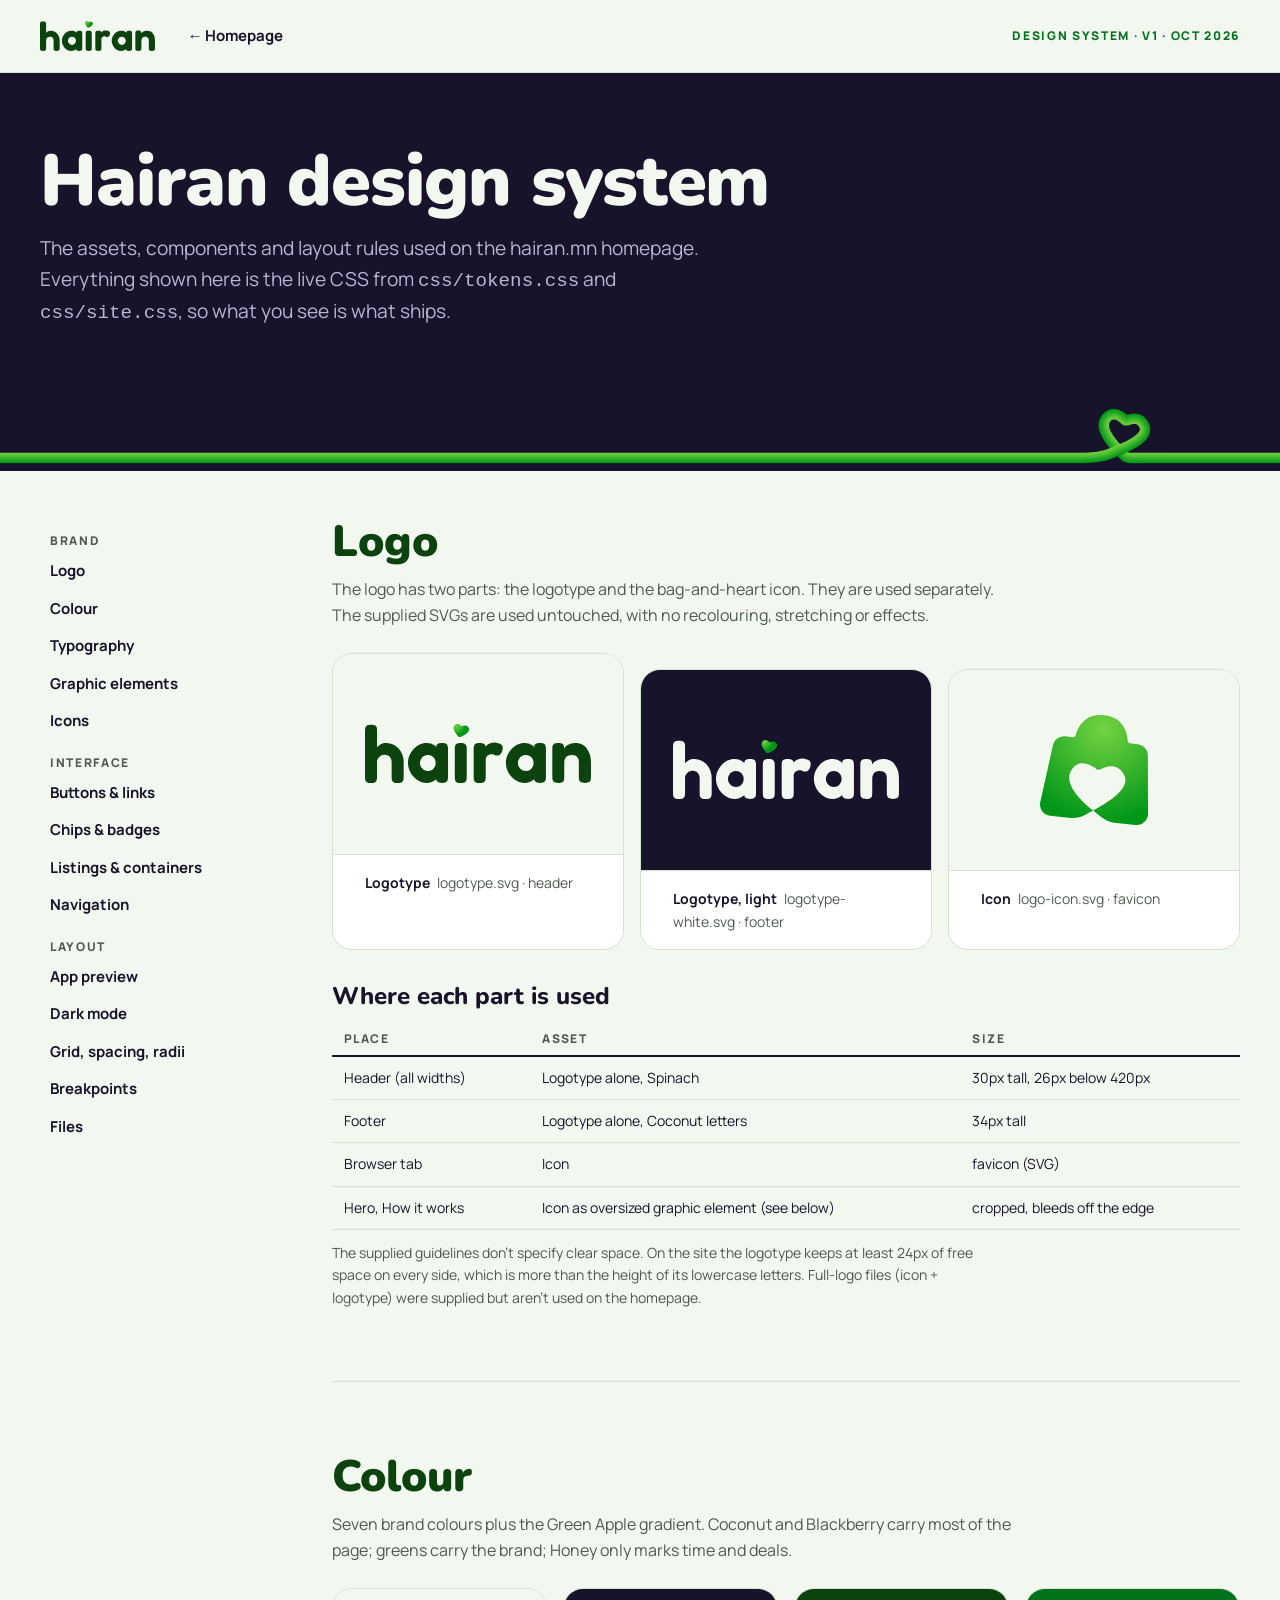
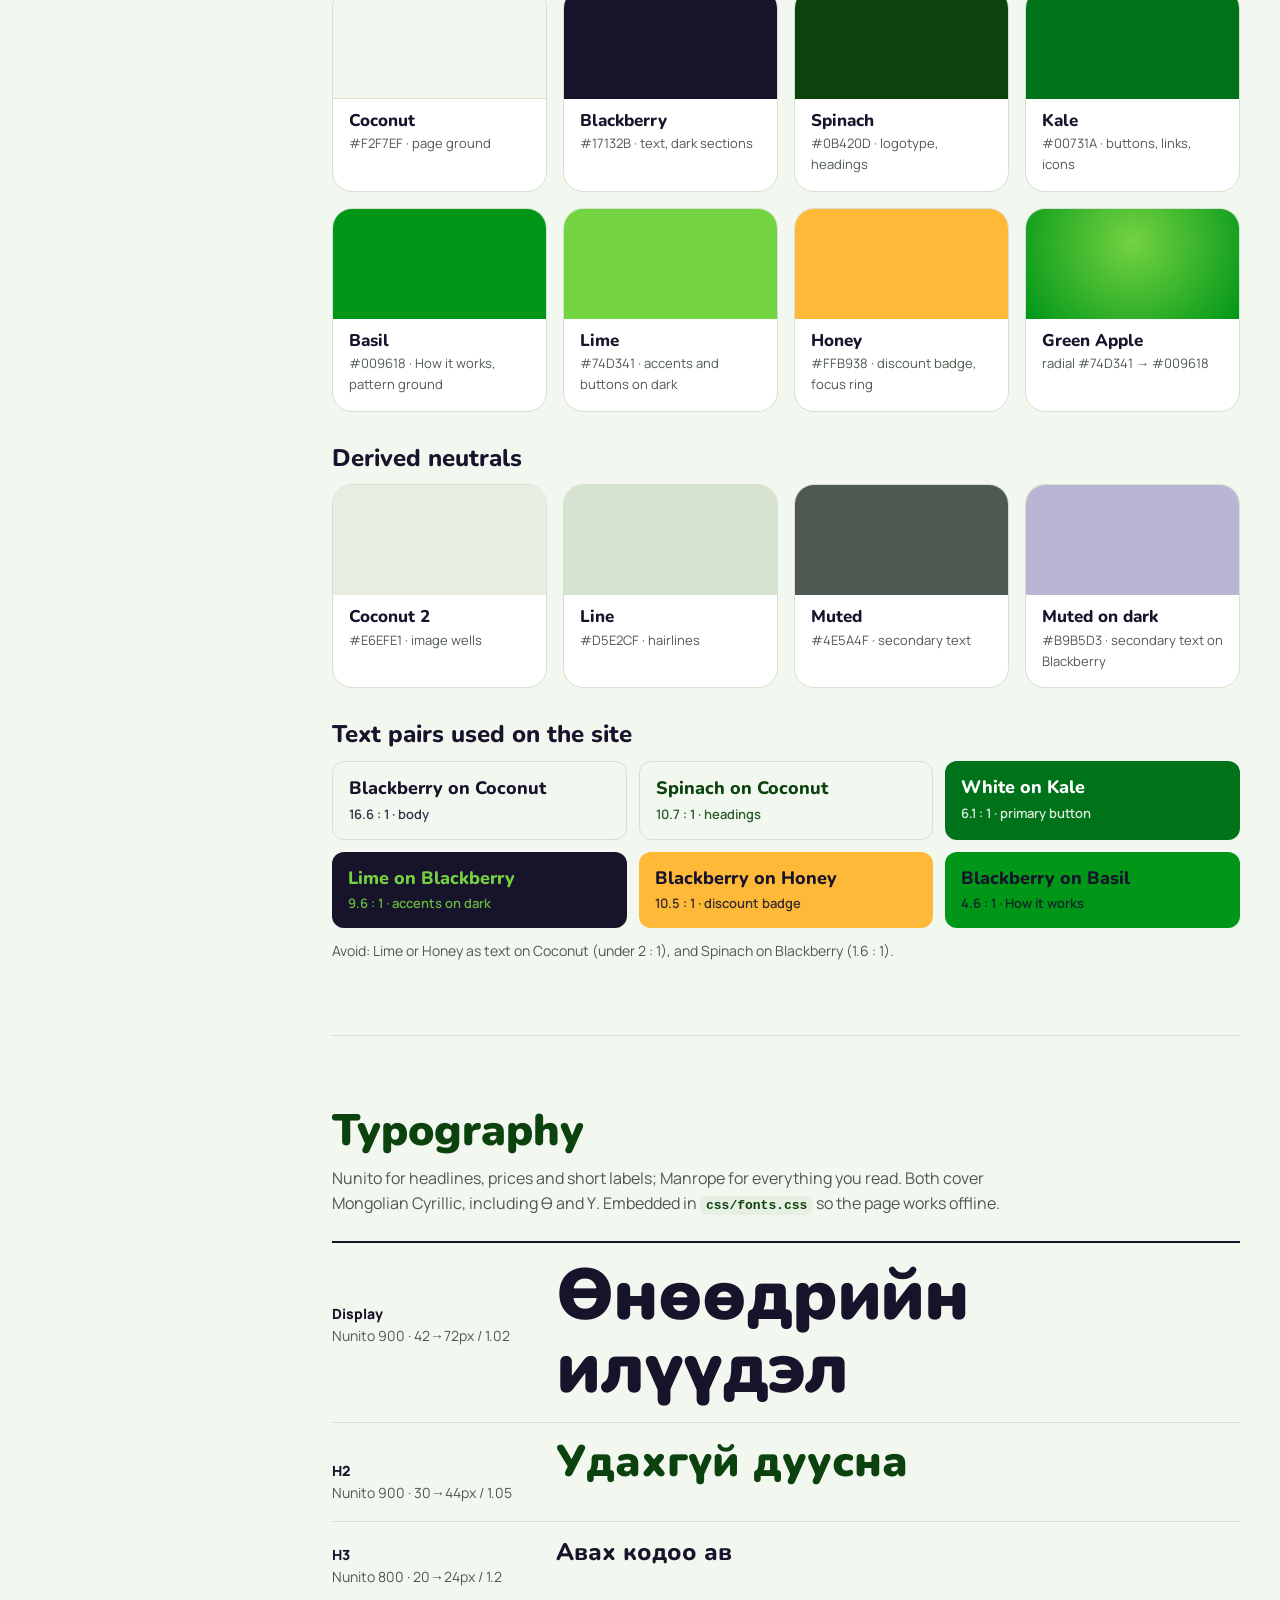
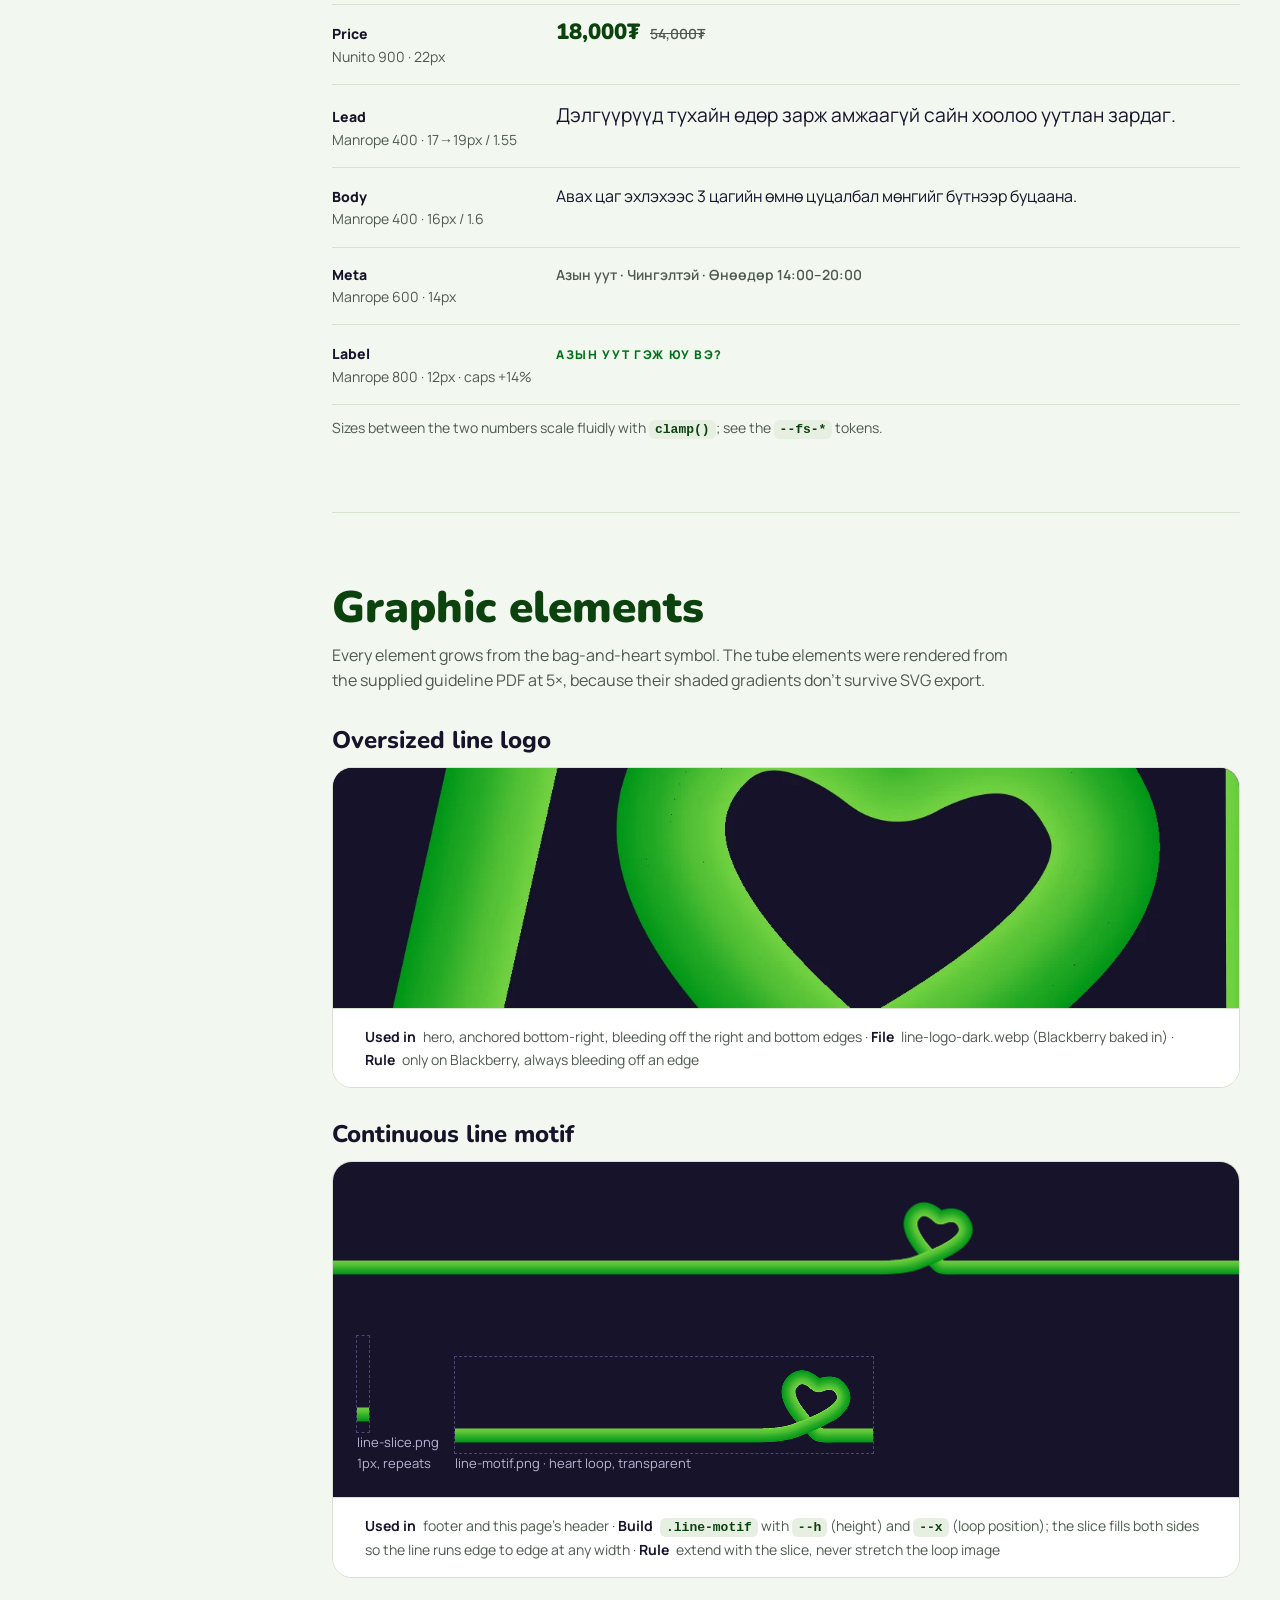
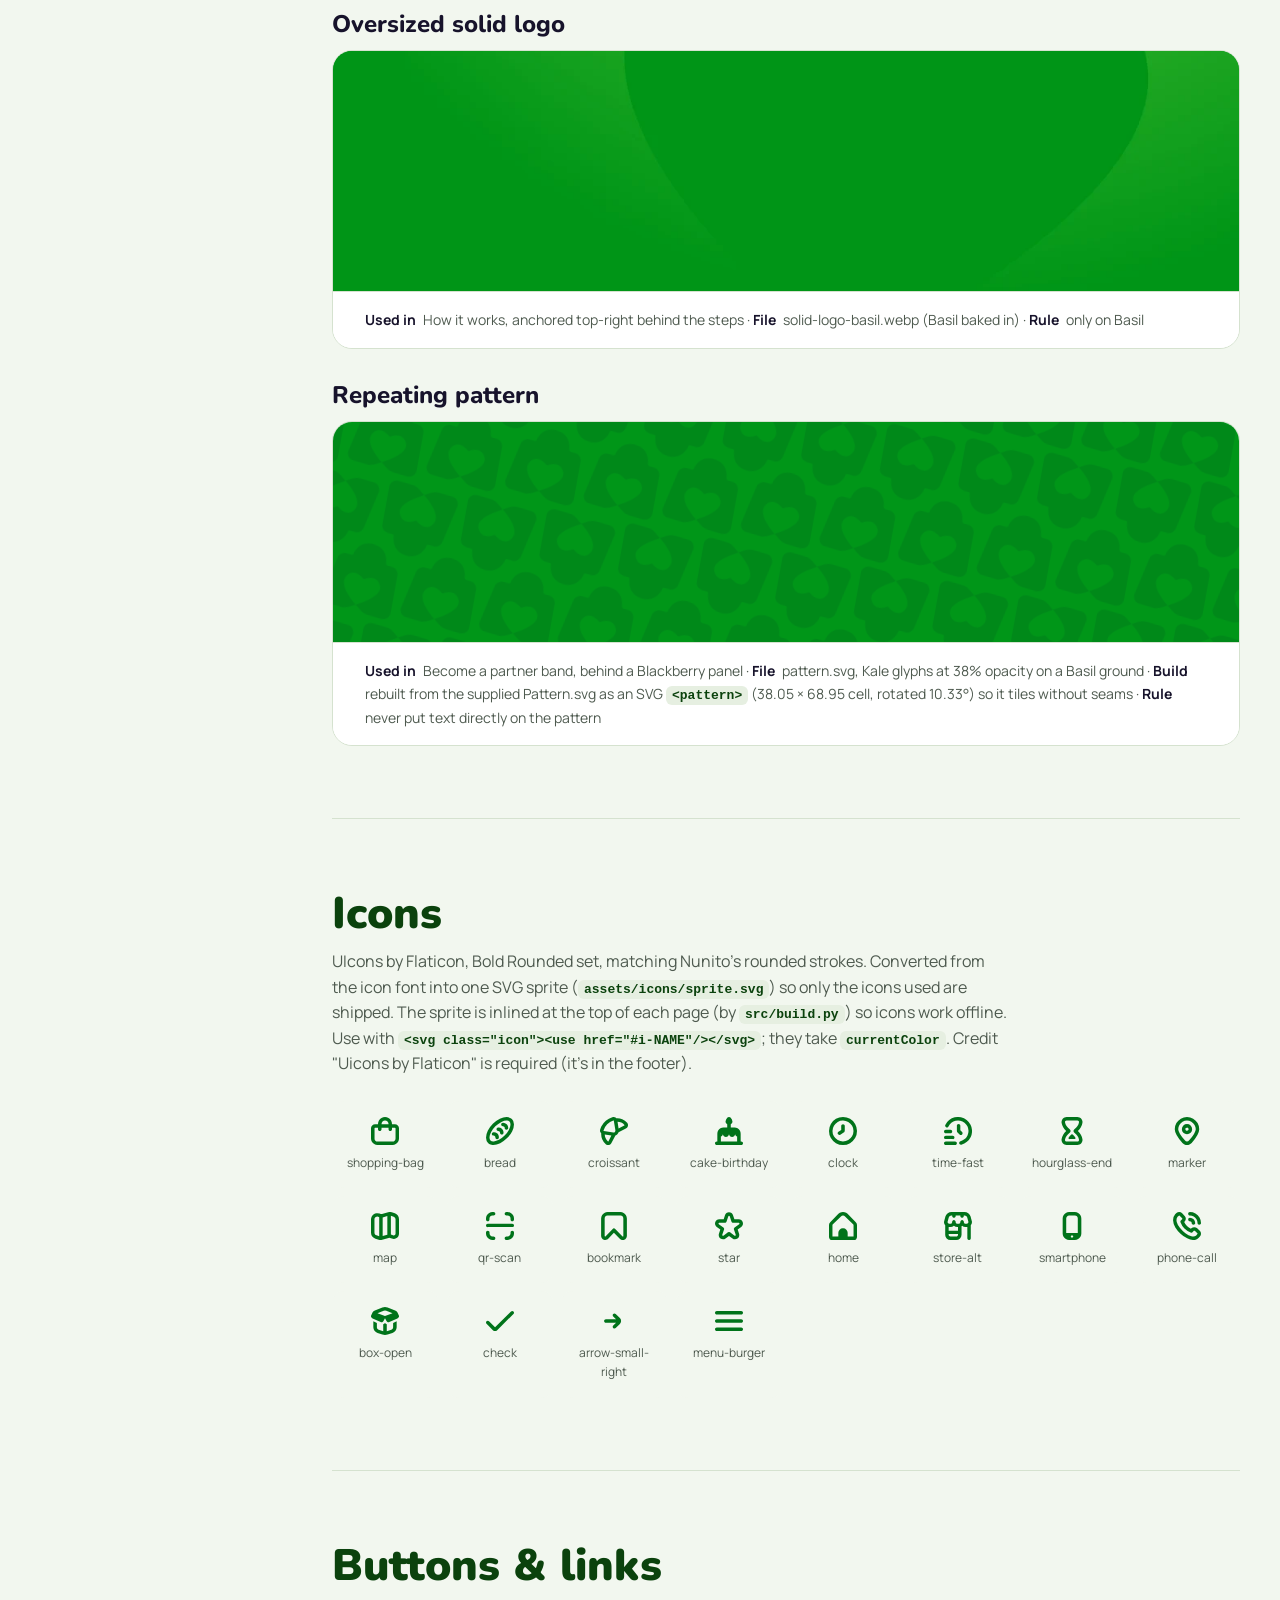
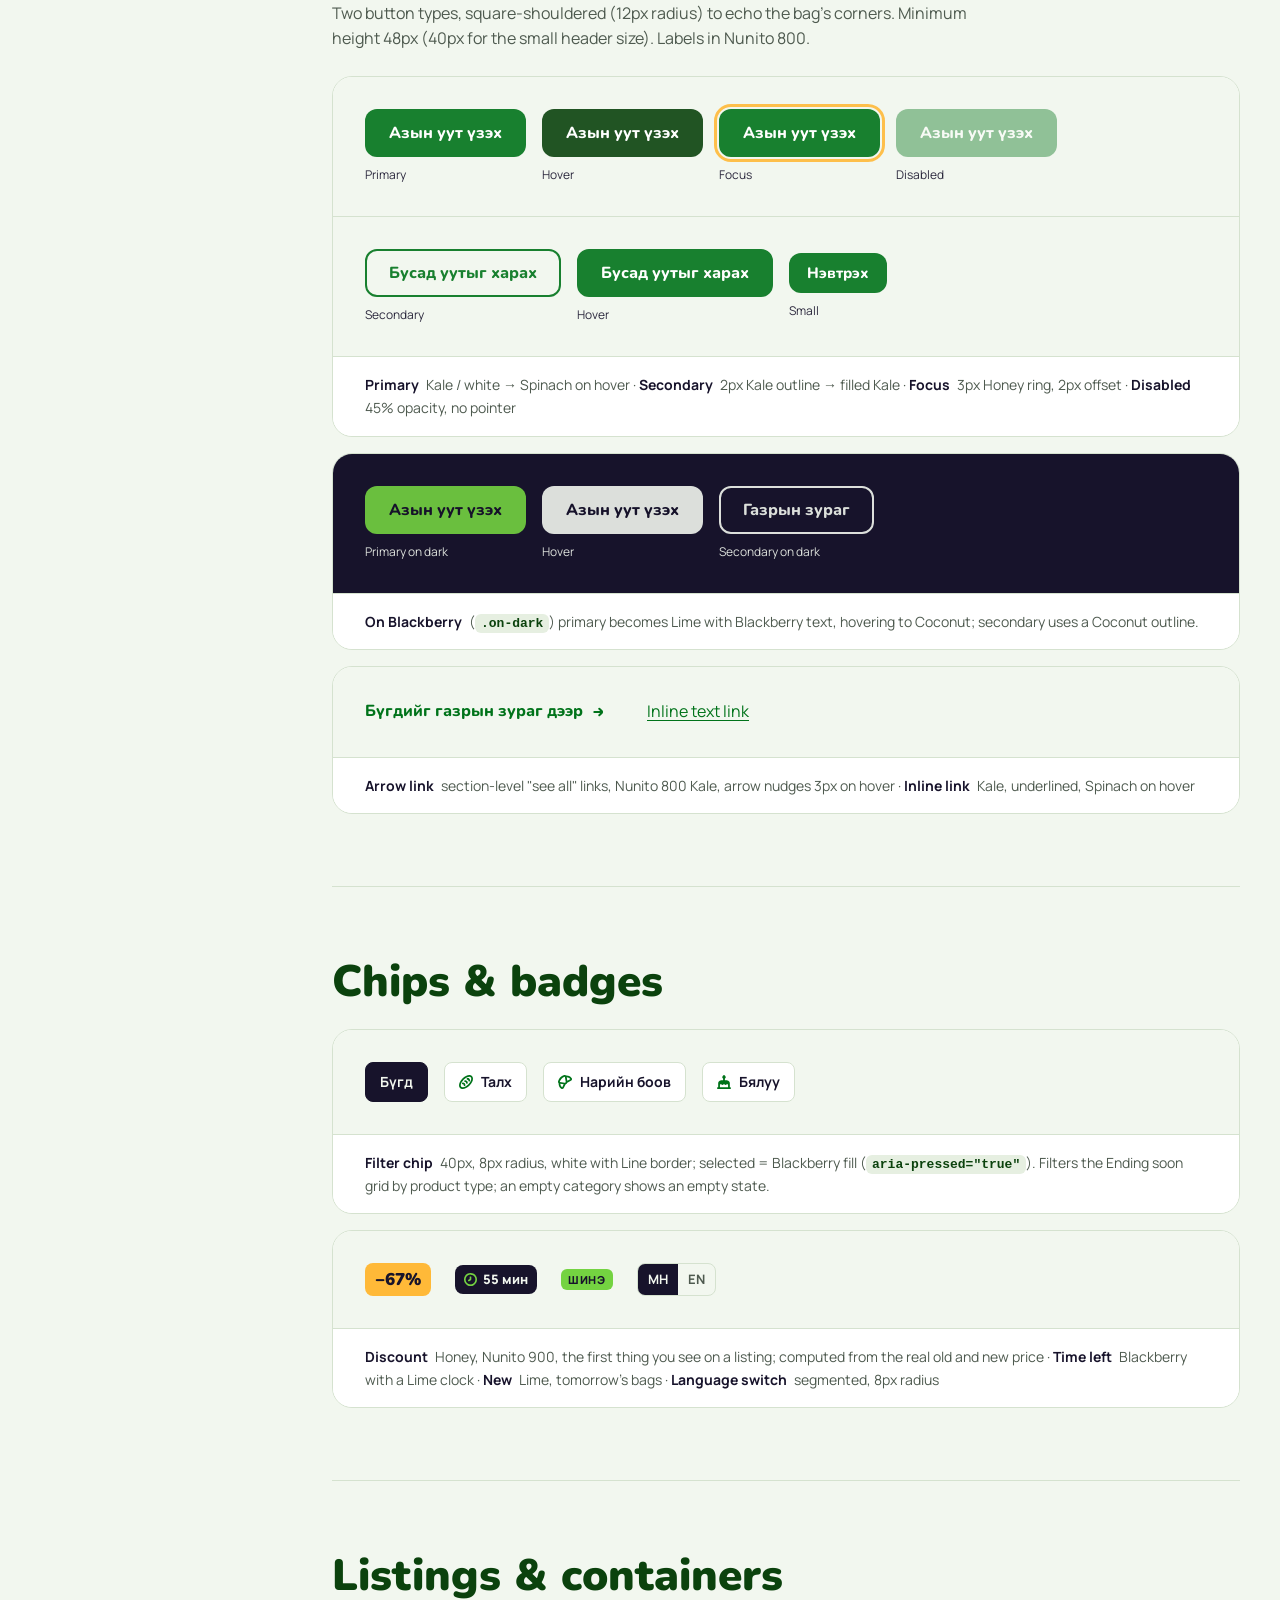
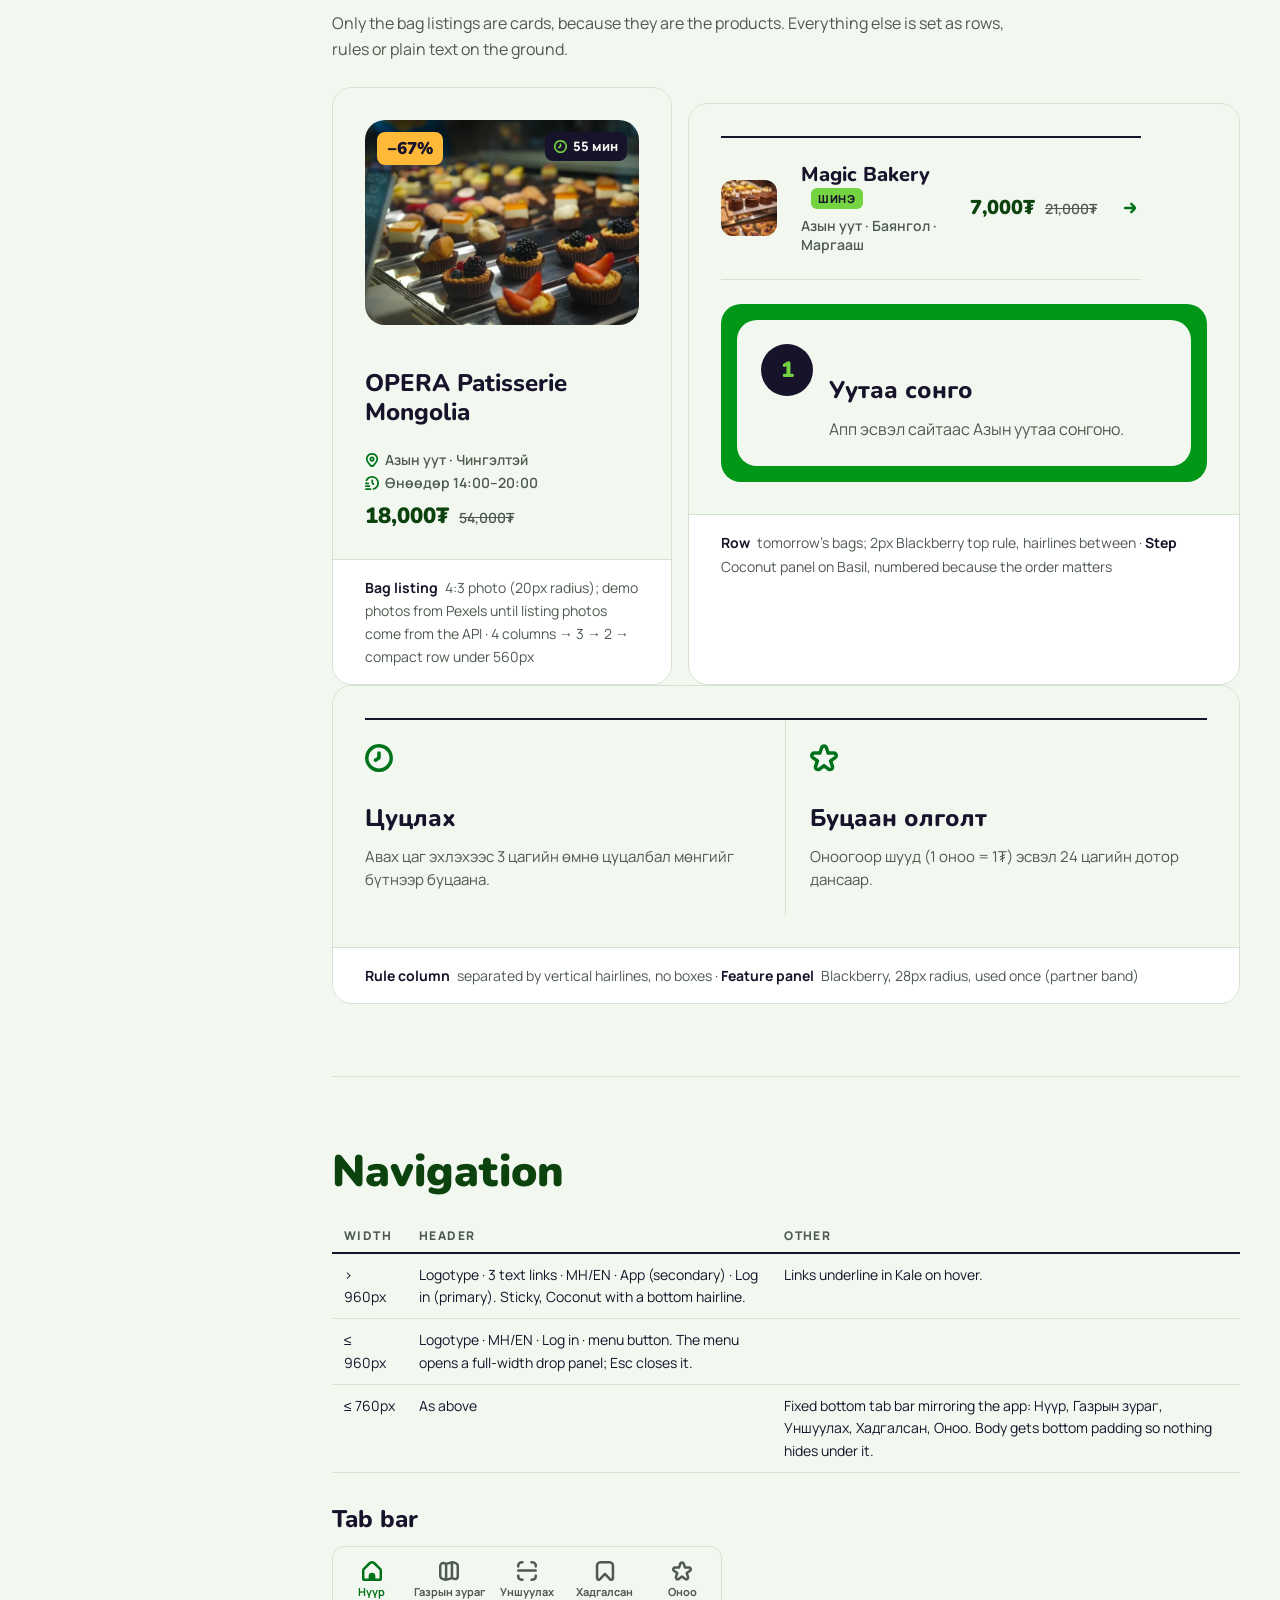
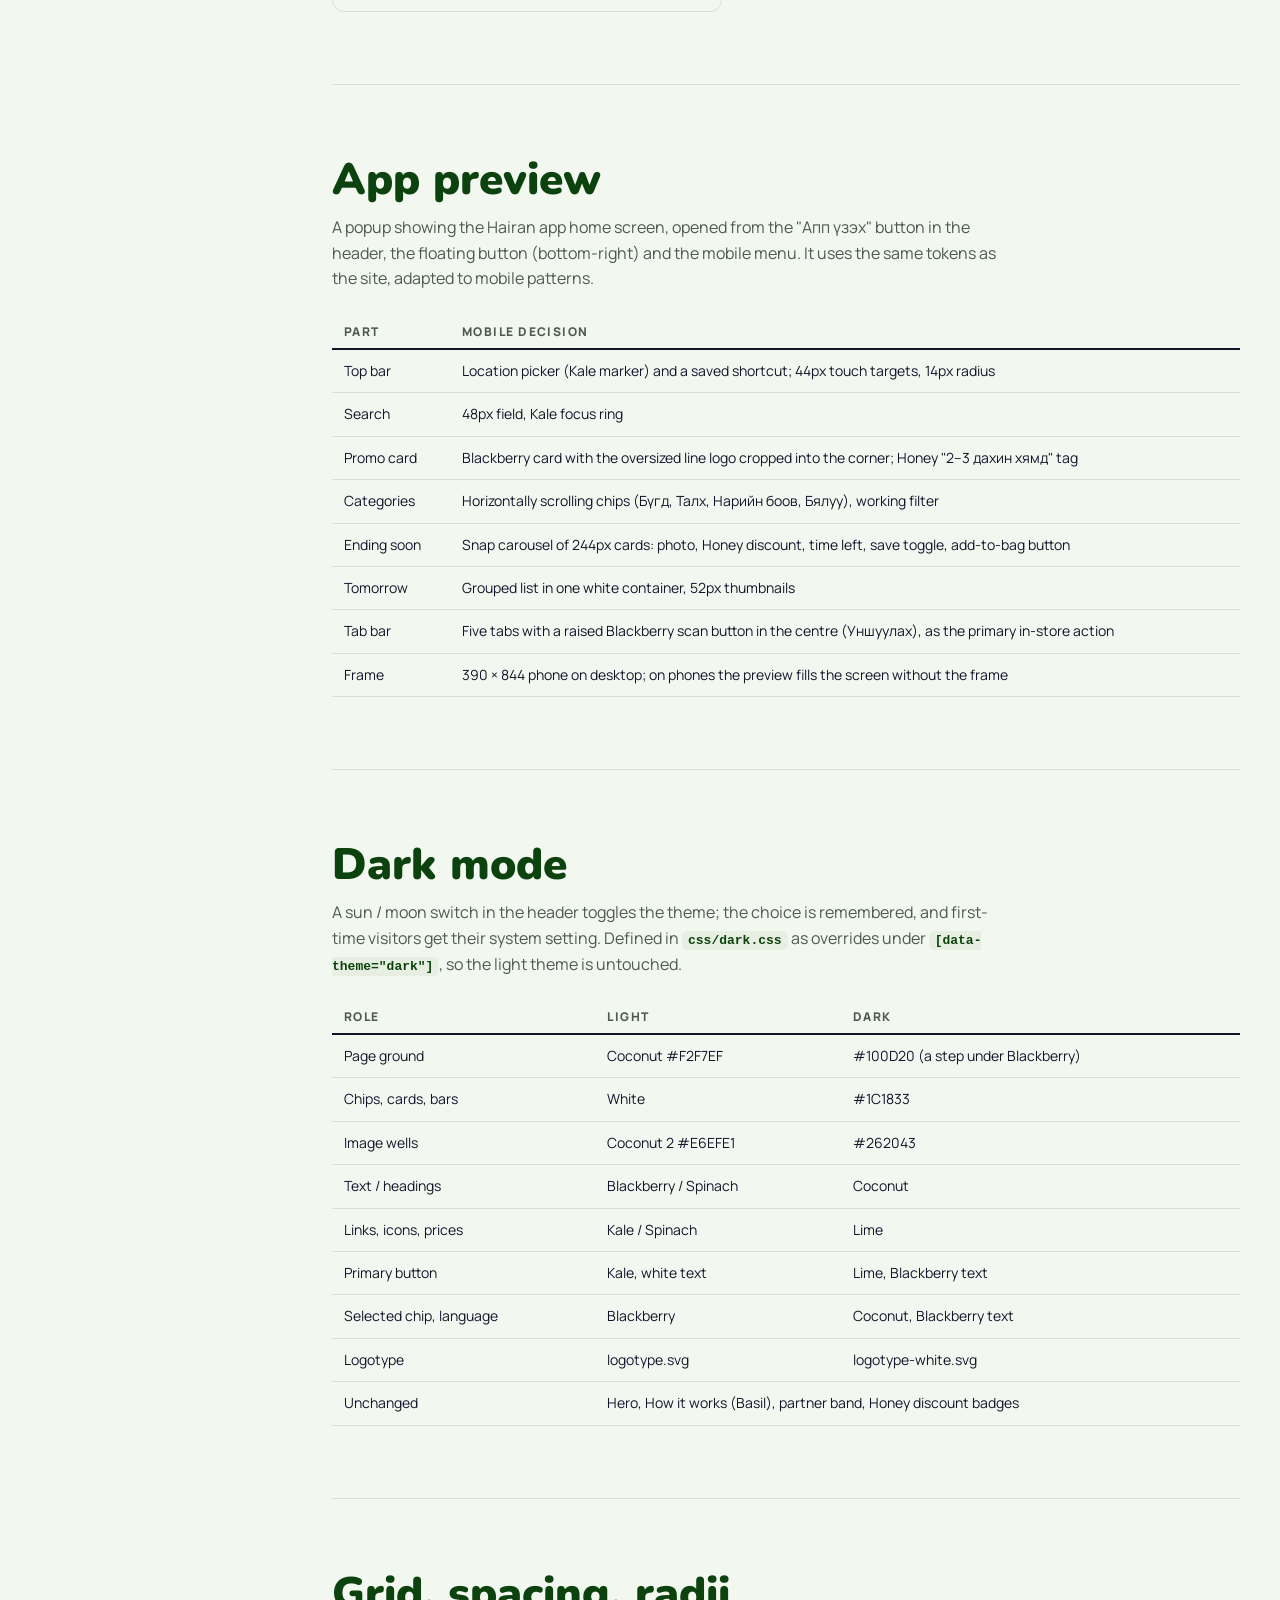
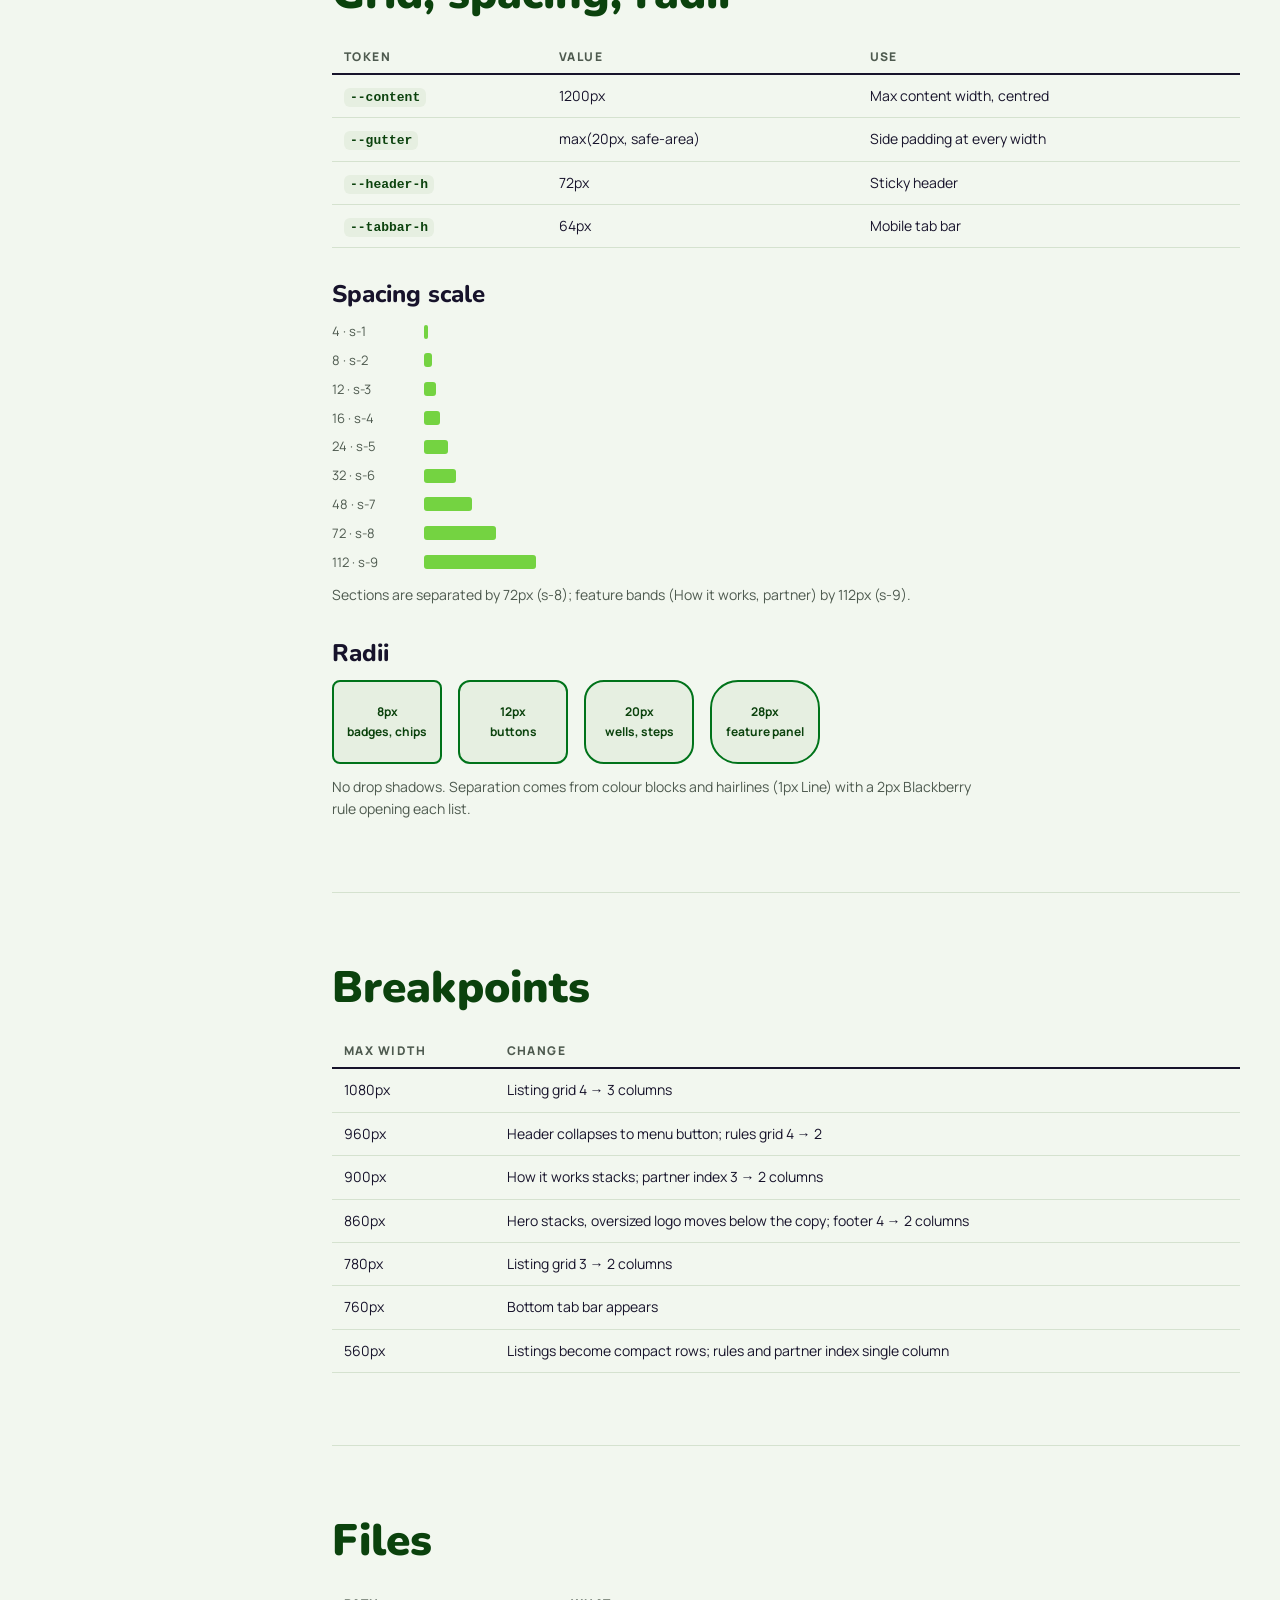
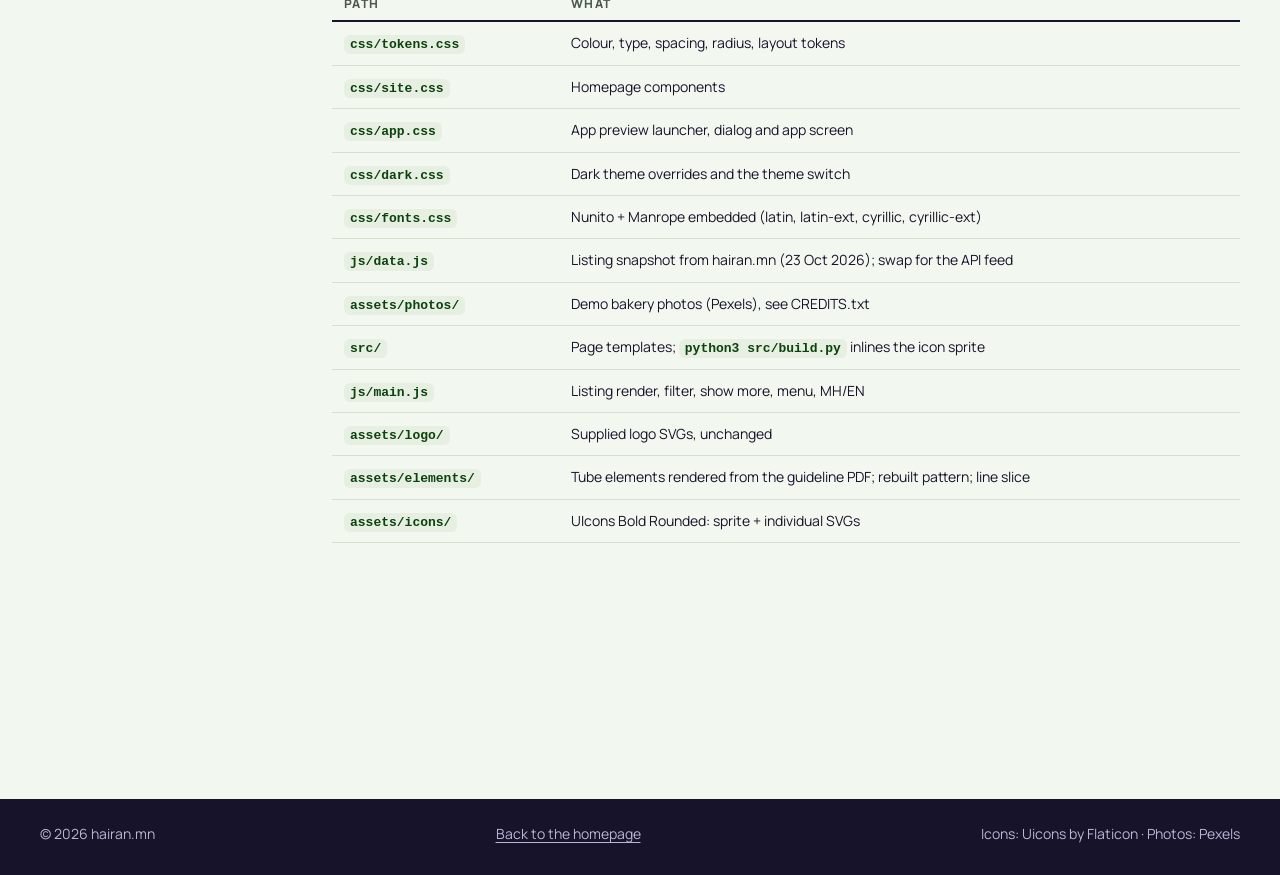
<file: design-system.html>
<!doctype html>
<html lang="en">
<head>
<meta charset="utf-8">
<meta name="viewport" content="width=device-width, initial-scale=1, viewport-fit=cover">
<title>Hairan Design System</title>
<meta name="claude:viewport-fit-sides" content="cover">
<link rel="icon" href="assets/logo/logo-icon.svg" type="image/svg+xml">
<link rel="stylesheet" href="css/fonts.css">
<link rel="stylesheet" href="css/tokens.css">
<link rel="stylesheet" href="css/site.css">
<link rel="stylesheet" href="css/ds.css">
</head>
<body>
<svg xmlns="http://www.w3.org/2000/svg" aria-hidden="true" style="position:absolute;width:0;height:0;overflow:hidden"><symbol id="i-arrow-right" viewBox="0 0 300 300"><path d="M239 230 288 181Q300 168 300.0 150.0Q300 132 288 119L239 70Q234 65 226.0 65.0Q218 65 212.5 70.5Q207 76 207.0 83.5Q207 91 213 97L247 131L19 132Q11 132 5.5 137.5Q0 143 0 150Q0 158 5.5 163.5Q11 169 19 169H247L213 203Q207 209 207.0 216.5Q207 224 212.5 229.5Q218 235 225.5 235.0Q233 235 239 230Z"/></symbol><symbol id="i-arrow-small-right" viewBox="0 0 300 300"><path d="M213 119 168 74Q163 69 155.0 69.0Q147 69 141.5 74.5Q136 80 136.0 87.5Q136 95 142 101L172 131H63Q55 131 49.5 136.5Q44 142 44.0 150.0Q44 158 49.5 163.5Q55 169 63 169H172L142 199Q136 205 136.0 212.5Q136 220 141.5 225.5Q147 231 155.0 231.0Q163 231 168 226L213 181Q226 168 226.0 150.0Q226 132 213 119Z"/></symbol><symbol id="i-badge-percent" viewBox="0 0 300 300"><path d="M150 300Q135 300 121.5 294.0Q108 288 97 277Q82 278 68.5 272.5Q55 267 44.0 256.0Q33 245 27.5 231.5Q22 218 23 203Q8 190 3.0 170.0Q-2 150 3.0 130.0Q8 110 23 97Q22 82 27.5 68.5Q33 55 44.0 44.0Q55 33 68.5 27.5Q82 22 97 23Q110 8 130.0 3.0Q150 -2 170.0 3.0Q190 8 203 23Q217 22 231.0 27.5Q245 33 256.0 44.0Q267 55 272.5 68.5Q278 82 277 97Q292 110 297.0 130.0Q302 150 297.0 170.0Q292 190 277 203Q278 218 272.5 231.5Q267 245 256.0 256.0Q245 267 231.5 272.5Q218 278 203 277Q192 288 178.5 294.0Q165 300 150 300ZM105 239Q115 239 121.0 248.0Q127 257 138.5 260.5Q150 264 161.5 260.5Q173 257 179 247Q182 242 187.5 240.0Q193 238 198 239Q207 241 215.0 238.5Q223 236 229.5 229.5Q236 223 238.5 215.0Q241 207 239 198Q238 193 240.0 187.5Q242 182 247 179Q257 173 260.5 161.5Q264 150 260.5 138.5Q257 127 247 121Q242 118 240.0 112.5Q238 107 239 102Q241 93 238.5 85.0Q236 77 229.5 70.5Q223 64 215.0 61.5Q207 59 198 61Q193 62 187.5 60.0Q182 58 179 53Q173 43 161.5 39.5Q150 36 138.5 39.5Q127 43 121 53Q118 58 112.5 60.0Q107 62 102 61Q93 59 85.0 61.5Q77 64 70.5 70.5Q64 77 61.5 85.0Q59 93 61 102Q62 107 60.0 112.5Q58 118 53 121Q43 127 39.5 138.5Q36 150 39.5 161.5Q43 173 53 179Q58 182 60.0 187.5Q62 193 61 198Q59 207 61.5 215.0Q64 223 70.5 229.5Q77 236 85.0 238.5Q93 241 102 239ZM106 100Q95 100 90.0 109.5Q85 119 90.0 128.0Q95 137 106.5 137.0Q118 137 122.5 128.0Q127 119 122.5 109.5Q118 100 106 100ZM194 162Q182 163 177.5 172.0Q173 181 177.5 190.5Q182 200 193.5 200.0Q205 200 210.0 190.5Q215 181 210.0 172.0Q205 163 194 162ZM141 198 191 123Q195 116 193.5 108.5Q192 101 185.5 97.0Q179 93 171.5 94.5Q164 96 159 102L109 177Q105 184 106.5 191.5Q108 199 113.5 202.5Q119 206 125 206Q135 206 141 198Z"/></symbol><symbol id="i-bookmark" viewBox="0 0 300 300"><path d="M219 0H81Q63 0 47.0 9.5Q31 19 22.0 34.5Q13 50 12 69V256Q13 269 20.5 280.5Q28 292 40.5 296.5Q53 301 66.0 298.5Q79 296 88 286L149 221L212 287Q221 296 234.5 299.0Q248 302 260.0 297.0Q272 292 279.5 281.0Q287 270 288 256V69Q287 50 278.0 34.5Q269 19 253.0 9.5Q237 0 219 0ZM250 256Q250 261 246.0 262.5Q242 264 239 261L163 181Q157 175 149 175Q141 175 136 181L61 260Q58 263 54.0 261.5Q50 260 50 256V69Q50 56 59.0 46.5Q68 37 81 38H219Q232 37 241.0 46.5Q250 56 250 69Z"/></symbol><symbol id="i-box-open" viewBox="0 0 300 300"><path d="M296 87 284 59Q275 44 259 38L178 5Q164 0 149.5 0.0Q135 0 122 5L41 38Q25 44 16 59L4 87Q-3 97 1.5 108.0Q6 119 17 123L104 162Q108 164 112 164Q119 164 124.5 160.5Q130 157 134 151L150 121L166 151Q170 157 175.5 160.5Q181 164 188 164Q192 164 196 162L283 123Q294 119 298.5 108.0Q303 97 296 87ZM231 67 150 97 69 67 136 40Q143 37 150.0 37.0Q157 37 164 40ZM275 154V216Q275 237 262.5 254.0Q250 271 230 278L178 295Q165 300 150.0 300.0Q135 300 122 295L70 278Q50 271 37.5 254.0Q25 237 25 216V154L63 171V216Q63 225 68.0 232.5Q73 240 82 243L131 259V184Q143 180 150 171Q157 180 169 185V259L218 243Q227 240 232.0 232.5Q237 225 237 216V171Z"/></symbol><symbol id="i-bread" viewBox="0 0 300 300"><path d="M79 300Q63 301 48.0 295.0Q33 289 22 278Q1 257 0.5 222.5Q0 188 19.0 148.5Q38 109 73.5 73.5Q109 38 148.5 19.0Q188 0 222.5 0.5Q257 1 278.0 22.0Q299 43 299.5 77.5Q300 112 281.0 151.5Q262 191 226.5 226.0Q191 261 152.0 280.5Q113 300 79 300ZM221 38Q196 38 165 53Q131 70 100 100Q72 129 55 161Q40 191 38.0 215.5Q36 240 48.0 252.0Q60 264 84.5 262.0Q109 260 139 245Q171 228 199.5 199.5Q228 171 245 139Q260 109 262.0 84.5Q264 60 251.5 48.0Q239 36 221 38ZM188 169Q188 157 184.0 146.5Q180 136 172.0 128.0Q164 120 153.5 116.0Q143 112 131 113Q123 112 118.0 117.5Q113 123 112.5 131.0Q112 139 117.5 144.5Q123 150 131.0 149.5Q139 149 145.0 155.0Q151 161 150.5 169.0Q150 177 155.5 182.5Q161 188 169.0 188.0Q177 188 182.5 182.5Q188 177 188 169ZM238 119Q238 107 234.0 96.5Q230 86 222.0 78.0Q214 70 203.5 66.0Q193 62 181 63Q173 62 167.5 67.5Q162 73 162.5 81.0Q163 89 168.0 94.5Q173 100 181.0 99.5Q189 99 195.0 105.0Q201 111 200.5 119.0Q200 127 205.5 132.5Q211 138 219.0 137.5Q227 137 232.5 132.0Q238 127 238 119ZM138 219Q138 207 134.0 196.5Q130 186 122.0 178.0Q114 170 103.5 166.0Q93 162 81 163Q73 162 67.5 167.5Q62 173 62.5 181.0Q63 189 68.0 194.5Q73 200 81.0 199.5Q89 199 95.0 205.0Q101 211 100.5 219.0Q100 227 105.5 232.5Q111 238 119.0 237.5Q127 237 132.5 232.0Q138 227 138 219Z"/></symbol><symbol id="i-cake-birthday" viewBox="0 0 300 300"><path d="M281 262H275V179Q275 161 266.0 145.5Q257 130 242.0 121.5Q227 113 209 113H169V79Q177 74 182.0 65.5Q187 57 187 47Q184 25 169 9Q161 0 150.0 0.0Q139 0 131 9Q116 25 113 47Q113 57 118.0 65.5Q123 74 131 79V112H91Q73 113 58.0 121.5Q43 130 34.0 145.5Q25 161 25 179V262H19Q11 262 5.5 267.5Q0 273 0.0 281.0Q0 289 5.5 294.5Q11 300 19 300H281Q289 300 294.5 294.5Q300 289 300.0 281.0Q300 273 294.5 267.5Q289 262 281 262ZM63 209Q71 207 77.0 200.5Q83 194 84 186Q86 198 95.5 205.5Q105 213 117.0 213.0Q129 213 138.5 205.5Q148 198 150 186Q152 198 161.5 205.5Q171 213 183.0 213.0Q195 213 204.5 205.5Q214 198 216 186Q217 194 223.0 200.5Q229 207 237 209V262H63Z"/></symbol><symbol id="i-check" viewBox="0 0 300 300"><path d="M97 258Q84 258 74 249L6 180Q0 175 0.0 167.0Q0 159 6 154Q11 148 19.0 148.0Q27 148 32 154L97 218L268 47Q273 42 281.0 42.0Q289 42 294 47Q300 53 300.0 60.5Q300 68 294 74L120 249Q110 258 97 258Z"/></symbol><symbol id="i-clock" viewBox="0 0 300 300"><path d="M150 0Q109 0 74.5 20.0Q40 40 20.0 74.5Q0 109 0.0 150.0Q0 191 20.0 225.5Q40 260 74.5 280.0Q109 300 150.0 300.0Q191 300 225.5 280.0Q260 260 280.0 225.5Q300 191 300.0 150.0Q300 109 280.0 74.5Q260 40 225.5 20.0Q191 0 150 0ZM150 262Q119 262 93.5 247.0Q68 232 52.5 206.5Q37 181 37.5 150.0Q38 119 53.0 93.5Q68 68 93.5 52.5Q119 37 150.0 37.5Q181 38 206.5 53.0Q232 68 247.5 93.5Q263 119 262.5 150.0Q262 181 247.0 206.5Q232 232 206.5 247.0Q181 262 150 263ZM131 138 101 157Q95 161 93.0 168.5Q91 176 95 183Q99 189 107.0 191.0Q115 193 121 189L157 166Q163 163 166.0 157.0Q169 151 169 145V97Q169 89 163.5 83.5Q158 78 150 78Q142 78 136.5 83.5Q131 89 131 97Z"/></symbol><symbol id="i-croissant" viewBox="0 0 300 300"><path d="M291 62Q269 36 238.5 23.0Q208 10 174 13Q171 9 166 6Q158 1 149.0 0.0Q140 -1 132 2Q93 14 62.5 40.0Q32 66 14 101Q7 116 2 133Q-1 141 0.0 150.0Q1 159 6 167Q9 171 13 175Q11 208 23.5 238.5Q36 269 62 291Q69 297 78.0 299.0Q87 301 96.0 299.0Q105 297 112.5 291.5Q120 286 124 277L165 199Q177 195 186.0 186.0Q195 177 199 164L277 124Q286 120 291.5 112.5Q297 105 299.0 96.0Q301 87 299.0 78.0Q297 69 291 62ZM38 144Q49 106 77.0 78.0Q105 50 143 38Q145 37 146.5 38.0Q148 39 148 41L165 143Q166 153 159.5 159.5Q153 166 143 165L41 149Q39 148 38.0 146.5Q37 145 38 144ZM91 260Q90 262 88.5 262.5Q87 263 86 262Q70 248 60.5 228.5Q51 209 51 188L122 199ZM260 91 199 122 188 50Q209 51 228.5 60.0Q248 69 262 86Q263 87 262.5 88.5Q262 90 260 91Z"/></symbol><symbol id="i-cross" viewBox="0 0 300 300"><path d="M177 150 295 32Q300 27 300.0 19.0Q300 11 294.5 5.5Q289 0 281.0 0.0Q273 0 268 5L150 123L32 5Q27 0 19.0 0.0Q11 0 5.5 5.5Q0 11 0.0 19.0Q0 27 5 32L123 150L5 268Q0 273 0.0 281.0Q0 289 5.5 294.5Q11 300 19.0 300.0Q27 300 32 295L150 177L268 295Q273 300 281.0 300.0Q289 300 294.5 294.5Q300 289 300.0 281.0Q300 273 295 268Z"/></symbol><symbol id="i-envelope" viewBox="0 0 300 300"><path d="M231 12H69Q50 13 34.5 22.0Q19 31 9.5 47.0Q0 63 0 81V219Q0 237 9.5 253.0Q19 269 34.5 278.0Q50 287 69 287H231Q250 287 265.5 278.0Q281 269 290.5 253.0Q300 237 300 219V81Q300 63 290.5 47.0Q281 31 265.5 22.0Q250 13 231 13ZM231 50Q243 50 252 58L171 139Q162 147 150.0 147.0Q138 147 130 139L48 58Q57 50 69 50ZM231 250H69Q56 250 47.0 241.0Q38 232 38 219V100L103 166Q112 175 124.5 180.0Q137 185 150.0 185.0Q163 185 175.5 180.0Q188 175 197 166L263 100V219Q262 232 253.0 241.0Q244 250 231 250Z"/></symbol><symbol id="i-globe" viewBox="0 0 300 300"><path d="M150 0Q109 0 74.5 20.0Q40 40 20.0 74.5Q0 109 0.0 150.0Q0 191 20.0 225.5Q40 260 74.5 280.0Q109 300 150.0 300.0Q191 300 225.5 280.0Q260 260 280.0 225.5Q300 191 300.0 150.0Q300 109 280.0 74.5Q260 40 225.5 20.0Q191 0 150 0ZM262 137H218Q214 88 190 45Q219 56 238.5 81.0Q258 106 262 138ZM121 175H179Q171 215 150 249Q129 215 121 175ZM119 137Q125 91 150 51Q175 91 181 138ZM110 45Q86 88 82 138H38Q42 106 61.5 81.0Q81 56 110 45ZM40 175H83Q89 218 110 255Q84 245 65.5 224.0Q47 203 40 175ZM190 255Q211 218 217 175H260Q253 203 234.5 224.0Q216 245 190 255Z"/></symbol><symbol id="i-heart" viewBox="0 0 300 300"><path d="M216 23Q196 23 178.5 32.0Q161 41 150 57Q139 41 121.5 32.0Q104 23 84 23Q61 24 41.0 36.5Q21 49 10.0 69.5Q-1 90 0 114Q0 153 35 199Q62 235 108 273Q126 288 150.0 288.0Q174 288 193 273Q238 235 265 199Q300 153 300 114Q301 90 290.0 69.5Q279 49 259.0 36.5Q239 24 216 23ZM168 244Q160 251 150.0 251.0Q140 251 132 244Q87 207 62.5 173.0Q38 139 38 114Q36 93 50.0 77.5Q64 62 84 61Q105 62 118.5 77.5Q132 93 131 114Q131 122 136.5 127.5Q142 133 150.0 133.0Q158 133 163.5 127.5Q169 122 169 114Q168 93 181.5 77.5Q195 62 216 61Q236 62 250.0 77.5Q264 93 262 114Q263 139 238.0 173.0Q213 207 168 244Z"/></symbol><symbol id="i-home" viewBox="0 0 300 300"><path d="M287 109 199 20Q185 7 167.5 2.5Q150 -2 132.5 2.5Q115 7 101 20L13 109Q0 121 0 140V269Q0 282 9.0 291.0Q18 300 31 300H269Q282 300 291.0 291.0Q300 282 300 269V140Q300 121 287 109ZM262 262H200V223Q200 203 186.0 189.0Q172 175 152 175H148Q128 175 114.0 189.0Q100 203 100 223V262H37V140Q38 137 39 135L128 47Q137 37 150.0 37.0Q163 37 172 47L261 135Q262 137 263 140V262Z"/></symbol><symbol id="i-hourglass-end" viewBox="0 0 300 300"><path d="M213 150Q232 133 245.0 110.5Q258 88 262 62Q264 51 260.5 39.5Q257 28 249.5 19.0Q242 10 231.0 5.0Q220 0 208 0H92Q80 0 69.5 5.0Q59 10 51.0 19.0Q43 28 40.0 39.5Q37 51 38 62Q43 88 55.5 110.5Q68 133 88 150Q68 167 55.5 189.5Q43 212 38 238Q37 249 40.0 260.5Q43 272 51.0 281.0Q59 290 69.5 295.0Q80 300 92 300H208Q220 300 231.0 295.0Q242 290 249.5 281.0Q257 272 260.5 260.5Q264 249 262 238Q258 212 245.0 189.5Q232 167 213 150ZM221 256Q216 262 208 262H92Q84 262 79.0 256.5Q74 251 75 243Q82 201 128 165Q135 159 135.0 150.0Q135 141 128 135Q82 99 75 57Q74 49 79.0 43.5Q84 38 92 38H208Q216 38 221.0 43.5Q226 49 225 57Q219 99 173 135Q166 141 166.0 150.0Q166 159 173 165Q219 201 225 243Q226 251 221 256ZM160 190 157 187Q154 185 150.0 185.0Q146 185 143 187L140 190Q122 203 113 223Q111 228 114.5 233.0Q118 238 123 237H177Q182 237 185.5 232.5Q189 228 187 223Q178 203 160 190Z"/></symbol><symbol id="i-leaf" viewBox="0 0 300 300"><path d="M288 12Q281 6 272.0 2.5Q263 -1 253 0Q205 5 162 16Q90 33 62 62Q40 84 31.0 112.5Q22 141 26.5 170.5Q31 200 49 224L5 268Q0 273 0.0 281.0Q0 289 5.5 294.5Q11 300 19.0 300.0Q27 300 32 295L76 251Q100 269 129.5 273.5Q159 278 187.5 269.0Q216 260 238 238Q267 209 285 138Q295 95 300 46Q301 37 297.5 28.0Q294 19 288 12ZM211 212Q190 234 159.5 237.0Q129 240 103 224L207 119Q213 114 213.0 106.0Q213 98 207.5 92.5Q202 87 194.0 87.0Q186 87 180 93L76 197Q60 171 63.0 140.5Q66 110 88 89Q108 69 161 55Q205 43 257 38Q259 37 261.0 39.0Q263 41 262 43Q258 95 246 139Q231 192 211 212Z"/></symbol><symbol id="i-map" viewBox="0 0 300 300"><path d="M256 14H255L223 3Q204 -3 184 2L118 22Q108 24 98 20L92 17Q77 11 60.0 12.5Q43 14 29.5 23.0Q16 32 8.0 47.0Q0 62 0 78V222Q0 245 13.5 262.5Q27 280 48 286L82 297Q92 300 101.5 300.0Q111 300 120 298L189 278Q197 276 204 279L233 287Q245 290 257.0 287.0Q269 284 279.0 276.5Q289 269 294.5 257.5Q300 246 300 234V77Q300 56 288.0 38.5Q276 21 256 14ZM175 44V243L125 257V58ZM59 250Q49 248 43.5 240.0Q38 232 37 222V78Q37 71 40.5 64.5Q44 58 51.0 53.5Q58 49 67 49Q72 49 77 51L88 56V259ZM263 234Q262 242 256.0 247.0Q250 252 242 251L213 242V39L243 50Q252 53 257.0 60.5Q262 68 263 77Z"/></symbol><symbol id="i-marker" viewBox="0 0 300 300"><path d="M150 0Q114 0 84.0 17.5Q54 35 36.5 65.5Q19 96 19 131Q19 185 101 278Q110 288 123.0 294.0Q136 300 150.0 300.0Q164 300 177.0 294.0Q190 288 200 278Q281 185 281 131Q281 96 263.5 65.5Q246 35 216.0 17.5Q186 0 150 0ZM171 253Q163 262 150.0 262.0Q137 262 129 253Q94 214 75.0 182.0Q56 150 56 131Q56 106 68.5 84.5Q81 63 102.5 50.5Q124 38 149.5 38.0Q175 38 196.5 50.5Q218 63 231.0 84.5Q244 106 244 131Q244 150 225.0 182.0Q206 214 171 253ZM150 76Q127 76 111.0 92.0Q95 108 95.0 130.5Q95 153 111.0 169.0Q127 185 150.0 185.0Q173 185 189.0 169.0Q205 153 205.0 130.5Q205 108 189.0 92.0Q173 76 150 76ZM150 147Q145 147 140.5 144.5Q136 142 134.0 137.0Q132 132 133.0 127.0Q134 122 138.0 118.5Q142 115 147.0 114.0Q152 113 156.5 114.5Q161 116 164.0 120.5Q167 125 167.0 131.0Q167 137 162.0 142.0Q157 147 150 147Z"/></symbol><symbol id="i-menu-burger" viewBox="0 0 300 300"><path d="M281 131H19Q11 131 5.5 136.5Q0 142 0.0 150.0Q0 158 5.5 163.5Q11 169 19 169H281Q289 169 294.5 163.5Q300 158 300.0 150.0Q300 142 294.5 136.5Q289 131 281 131ZM19 81H281Q289 81 294.5 75.5Q300 70 300.0 62.5Q300 55 294.5 49.5Q289 44 281 44H19Q11 44 5.5 49.5Q0 55 0.0 62.5Q0 70 5.5 75.5Q11 81 19 81ZM281 219H19Q11 219 5.5 224.5Q0 230 0.0 237.5Q0 245 5.5 250.5Q11 256 19 256H281Q289 256 294.5 250.5Q300 245 300.0 237.5Q300 230 294.5 224.5Q289 219 281 219Z"/></symbol><symbol id="i-moon" viewBox="0 0 300 300"><path d="M188 300Q143 300 105.5 275.5Q68 251 50.0 209.5Q32 168 39.5 124.0Q47 80 78.0 47.5Q109 15 152.5 4.5Q196 -6 238 9Q248 12 254.0 20.0Q260 28 262.0 37.5Q264 47 260.0 56.5Q256 66 248 72Q201 109 201.0 150.0Q201 191 248 228Q256 234 260.0 243.5Q264 253 262.0 262.5Q260 272 254.0 280.0Q248 288 238 291Q214 300 188 300ZM188 37Q154 37 126.0 55.5Q98 74 84.5 104.5Q71 135 76.5 168.5Q82 202 104.5 226.5Q127 251 159.5 259.0Q192 267 224 256Q184 225 170.0 187.5Q156 150 170.0 112.5Q184 75 224 44Q206 38 188 37Z"/></symbol><symbol id="i-phone-call" viewBox="0 0 300 300"><path d="M219 300Q189 301 152.0 282.5Q115 264 80.5 232.0Q46 200 25 165Q2 126 1 91Q-1 52 23 24L37 12Q50 0 67.5 0.5Q85 1 98 13L125 42Q138 55 137.5 72.5Q137 90 125 103L120 108Q131 132 149.5 150.5Q168 169 192 180L197 175Q210 163 228.0 163.0Q246 163 259 175L287 201Q300 214 300.0 232.0Q300 250 288 263L276 277Q264 288 249.5 294.0Q235 300 219 300ZM49 51Q32 73 40 107Q48 137 73.5 170.0Q99 203 133.0 228.0Q167 253 197 260Q230 268 249 251L261 237Q263 235 263.0 232.5Q263 230 261 228L233 202Q230 200 228.0 200.0Q226 200 223 202L209 216Q205 220 199.5 221.0Q194 222 189 220Q151 206 122.5 177.5Q94 149 80 111Q78 106 79.0 100.5Q80 95 84 91L98 77Q100 75 100.0 72.5Q100 70 98 68L71 39Q69 37 67.0 37.5Q65 38 63 39ZM210 189ZM300 119Q300 87 284.0 59.5Q268 32 240.5 16.0Q213 0 181 0Q173 0 167.5 5.5Q162 11 162.5 19.0Q163 27 168.0 32.5Q173 38 181 38Q203 38 222.0 48.5Q241 59 251.5 78.0Q262 97 263 119Q263 127 268.0 132.5Q273 138 281.0 137.5Q289 137 294.5 132.0Q300 127 300 119ZM238 119Q237 95 221.0 79.0Q205 63 181 62Q173 62 167.5 67.5Q162 73 162.5 81.0Q163 89 168.0 94.5Q173 100 181.0 100.0Q189 100 194.5 105.5Q200 111 200.0 119.0Q200 127 205.5 132.5Q211 138 219.0 137.5Q227 137 232.5 132.0Q238 127 238 119Z"/></symbol><symbol id="i-qr-scan" viewBox="0 0 300 300"><path d="M300 144Q300 152 294.5 157.0Q289 162 281 162H19Q11 163 5.5 157.5Q0 152 0.0 144.0Q0 136 5.5 130.5Q11 125 19 125H281Q289 125 294.5 130.5Q300 136 300 144ZM19 100Q27 100 32.0 94.5Q37 89 37 81V69Q38 56 47.0 46.5Q56 37 69 37H81Q89 37 94.5 32.0Q100 27 100.0 19.0Q100 11 94.5 5.5Q89 0 81 0H69Q50 0 34.5 9.5Q19 19 9.5 34.5Q0 50 0 69V81Q0 89 5.5 94.5Q11 100 19 100ZM81 262H69Q56 262 47.0 253.0Q38 244 38 231V219Q38 211 32.5 205.5Q27 200 19.0 200.0Q11 200 5.5 205.5Q0 211 0 219V231Q0 250 9.5 265.5Q19 281 34.5 290.5Q50 300 69 300H81Q89 300 94.5 294.5Q100 289 100.0 281.0Q100 273 94.5 268.0Q89 263 81 263ZM281 200Q273 200 268.0 205.5Q263 211 263 219V231Q263 244 253.5 253.0Q244 262 231 262H219Q211 262 205.5 267.5Q200 273 200.0 281.0Q200 289 205.5 294.5Q211 300 219 300H231Q250 300 265.5 290.5Q281 281 290.5 265.5Q300 250 300 231V219Q300 211 294.5 205.5Q289 200 281 200ZM231 0H219Q211 0 205.5 5.5Q200 11 200.0 19.0Q200 27 205.5 32.0Q211 37 219 37H231Q244 37 253.5 46.5Q263 56 263 69V81Q263 89 268.0 94.5Q273 100 281.0 100.0Q289 100 294.5 94.5Q300 89 300 81V69Q300 50 290.5 34.5Q281 19 265.5 9.5Q250 0 231 0Z"/></symbol><symbol id="i-recycle" viewBox="0 0 300 300"><path d="M97 38 104 26Q112 14 124.0 7.0Q136 0 150.0 0.0Q164 0 176.0 7.0Q188 14 196 26L222 68L239 56Q244 53 249.5 53.0Q255 53 260.0 56.0Q265 59 267.0 64.5Q269 70 268 75L259 125Q257 133 250.5 139.0Q244 145 235 145L181 135Q175 134 171.0 130.0Q167 126 166.0 120.5Q165 115 167.0 109.5Q169 104 174 101L191 89L164 45Q159 38 150.0 38.0Q141 38 136 45L128 58Q126 62 121.5 64.5Q117 67 112.0 67.0Q107 67 102.5 64.0Q98 61 96.0 56.5Q94 52 94.0 47.0Q94 42 97 38ZM292 181 285 169Q282 165 277.5 162.5Q273 160 268.0 160.0Q263 160 258.5 163.0Q254 166 252.0 170.5Q250 175 250.0 180.0Q250 185 253 189L260 201Q265 209 260.5 217.0Q256 225 246 225H188V206Q188 201 184.5 196.0Q181 191 176.0 189.0Q171 187 165.5 188.0Q160 189 156 193L121 225Q113 232 112.5 243.5Q112 255 121 262L156 295Q160 299 165.5 300.0Q171 301 176.0 298.5Q181 296 184.5 291.5Q188 287 187 281V263H246Q261 263 273.5 255.5Q286 248 293.0 235.0Q300 222 300.0 207.5Q300 193 292 181ZM101 105Q99 95 90.5 89.0Q82 83 72 85L23 94Q17 96 13.0 100.0Q9 104 8.0 109.5Q7 115 9.0 120.0Q11 125 16 128L33 140L8 181Q0 193 0.0 207.5Q0 222 7.0 235.0Q14 248 26.5 255.5Q39 263 54 263L69 262Q77 262 82.5 256.5Q88 251 87.5 243.5Q87 236 81.5 230.5Q76 225 69 225H54Q44 225 39.5 217.0Q35 209 40 201L64 161L81 173Q86 176 92.0 176.0Q98 176 102.5 173.0Q107 170 109.0 165.0Q111 160 110 154Z"/></symbol><symbol id="i-search" viewBox="0 0 300 300"><path d="M295 268 236 210Q258 181 262.0 146.5Q266 112 252.5 80.0Q239 48 210.0 26.5Q181 5 146.5 1.0Q112 -3 80.0 10.5Q48 24 26.5 52.5Q5 81 1.0 116.0Q-3 151 10.5 183.0Q24 215 53 236Q76 254 103.5 260.0Q131 266 159.0 260.0Q187 254 210 236L268 295Q274 300 281.5 300.0Q289 300 294.5 294.5Q300 289 300.0 281.5Q300 274 295 268ZM132 225Q106 225 85.0 212.5Q64 200 51.0 178.5Q38 157 38.0 131.5Q38 106 51.0 85.0Q64 64 85.0 51.0Q106 38 131.5 38.0Q157 38 178.5 51.0Q200 64 212.5 85.0Q225 106 225.0 131.5Q225 157 212.5 178.5Q200 200 178.5 212.5Q157 225 132 225Z"/></symbol><symbol id="i-shopping-bag" viewBox="0 0 300 300"><path d="M256 77H225V75Q225 55 215.0 37.5Q205 20 187.5 10.0Q170 0 150.0 0.0Q130 0 112.5 10.0Q95 20 85.0 37.5Q75 55 75 75V77H44Q26 78 13.0 90.5Q0 103 0 121V231Q0 250 9.5 265.5Q19 281 34.5 290.5Q50 300 69 300H231Q250 300 265.5 290.5Q281 281 290.5 265.5Q300 250 300 231V121Q300 103 287.0 90.5Q274 78 256 77ZM113 75Q113 59 123.5 48.0Q134 37 150.0 37.0Q166 37 177.0 48.0Q188 59 188 75V77H113ZM263 231Q263 244 253.5 253.5Q244 263 231 263H69Q56 263 46.5 253.5Q37 244 38 231V121Q37 119 39.0 117.0Q41 115 44 115H75V131Q75 139 80.5 144.5Q86 150 94.0 150.0Q102 150 107.0 144.5Q112 139 113 131V115H188V131Q188 139 193.0 144.5Q198 150 206.0 150.0Q214 150 219.5 144.5Q225 139 225 131V115H256Q259 115 261.0 117.0Q263 119 263 121Z"/></symbol><symbol id="i-smartphone" viewBox="0 0 300 300"><path d="M181 0H119Q100 0 84.5 9.5Q69 19 59.5 34.5Q50 50 50 69V231Q50 250 59.5 265.5Q69 281 84.5 290.5Q100 300 119 300H181Q200 300 215.5 290.5Q231 281 240.5 265.5Q250 250 250 231V69Q250 50 240.5 34.5Q231 19 215.5 9.5Q200 0 181 0ZM119 37H181Q194 37 203.0 46.5Q212 56 212 69V225H88V69Q88 56 97.0 47.0Q106 38 119 38ZM150 275Q145 275 141.0 271.5Q137 268 137 262H138Q138 257 141.5 253.5Q145 250 150 250Q155 250 159.0 253.5Q163 257 163 262Q163 268 159.0 271.5Q155 275 150 275Z"/></symbol><symbol id="i-star" viewBox="0 0 300 300"><path d="M86 293Q71 293 59.0 284.5Q47 276 42.5 262.0Q38 248 42 234L57 188L19 160Q7 151 2.5 137.0Q-2 123 2.5 109.5Q7 96 19.0 87.0Q31 78 45 78H93L107 34Q111 20 123.0 11.0Q135 2 150.0 2.0Q165 2 177.0 11.0Q189 20 193 34L208 78H255Q269 78 281.0 87.0Q293 96 297.5 109.5Q302 123 297.5 137.0Q293 151 281 160L243 188L258 234Q262 248 257.5 262.0Q253 276 241.0 284.5Q229 293 214.0 293.0Q199 293 188 284L150 256L113 284Q101 293 86 293ZM45 116Q40 116 38.0 121.5Q36 127 41 130L90 166Q95 170 97.0 175.5Q99 181 97 187L78 245Q76 250 81.0 253.5Q86 257 90 254L139 218Q144 214 150.0 214.0Q156 214 161 218L210 254Q212 255 214.5 255.0Q217 255 219.0 253.5Q221 252 222.0 249.5Q223 247 222 245L203 187Q201 181 203.0 175.5Q205 170 210 166L259 130Q264 127 262.0 121.5Q260 116 255 116H194Q188 116 183.0 112.5Q178 109 176 103L158 45Q156 40 150.0 40.0Q144 40 143 45L124 103Q122 109 117.0 112.5Q112 116 106 116Z"/></symbol><symbol id="i-store-alt" viewBox="0 0 300 300"><path d="M300 106Q300 104 299 101L285 49Q278 27 260.0 13.5Q242 0 219 0H81Q58 0 40.0 13.5Q22 27 15 49L1 101Q-1 112 2.5 122.5Q6 133 13 142V244Q12 267 28.5 283.5Q45 300 69 300H131Q155 300 171.5 283.5Q188 267 188 244V153L194 148Q210 162 231 162H250V281Q250 293 259.5 297.5Q269 302 278.0 297.5Q287 293 287 281V142Q300 126 300 106ZM150 244Q150 252 144.5 257.5Q139 263 131 263H69Q61 262 55.5 257.0Q50 252 50 244V237H150ZM150 200H50V162H69Q90 162 106 148Q122 162 144 162H150ZM244 125H231Q223 125 218.0 119.5Q213 114 213.0 106.0Q213 98 207.5 92.5Q202 87 194.0 87.0Q186 87 180.5 92.5Q175 98 175.0 106.0Q175 114 169.5 119.5Q164 125 156 125H144Q136 125 130.5 119.5Q125 114 125.0 106.0Q125 98 119.5 92.5Q114 87 106.0 87.0Q98 87 92.5 92.5Q87 98 87.5 106.0Q88 114 82.5 119.5Q77 125 69 125H56Q49 125 43.5 120.0Q38 115 38 108L51 60Q54 50 62.0 43.5Q70 37 81 37H88V44Q88 55 97.0 60.0Q106 65 115.5 60.0Q125 55 125 44V37H175V44Q175 55 184.5 60.0Q194 65 203.0 60.0Q212 55 212 44V37H219Q230 37 238.0 43.0Q246 49 249 59L262 108Q262 115 256.5 120.0Q251 125 244 125Z"/></symbol><symbol id="i-sun" viewBox="0 0 300 300"><path d="M281 131H242Q238 113 228 98L256 70Q261 65 261.0 57.5Q261 50 255.5 44.5Q250 39 242.5 39.0Q235 39 229 44L202 72Q187 62 169 58V19Q169 11 163.5 5.5Q158 0 150.0 0.0Q142 0 136.5 5.5Q131 11 131 19V58Q113 62 98 72L70 44Q65 39 57.5 39.0Q50 39 44.5 44.5Q39 50 39.0 57.5Q39 65 44 70L72 98Q62 113 58 131H19Q11 131 5.5 136.5Q0 142 0.0 150.0Q0 158 5.5 163.5Q11 169 19 169H58Q62 187 72 202L44 230Q39 235 39.0 242.5Q39 250 44.5 255.5Q50 261 57.5 261.0Q65 261 70 256L98 228Q113 238 131 242V281Q131 289 136.5 294.5Q142 300 150.0 300.0Q158 300 163.5 294.5Q169 289 169 281V242Q187 238 202 228L230 256Q235 261 242.5 261.0Q250 261 255.5 255.5Q261 250 261.0 242.5Q261 235 256 230L228 202Q238 186 242 169H281Q289 168 294.0 162.5Q299 157 299.0 149.5Q299 142 294.0 137.0Q289 132 281 131ZM150 206Q127 206 110.5 189.5Q94 173 94.0 150.0Q94 127 110.5 110.5Q127 94 150.0 94.0Q173 94 189.5 110.5Q206 127 206.0 150.0Q206 173 189.5 189.5Q173 206 150 206Z"/></symbol><symbol id="i-time-fast" viewBox="0 0 300 300"><path d="M119 300H19Q11 300 5.5 294.5Q0 289 0.0 281.0Q0 273 5.5 267.5Q11 262 19 262H119Q127 262 132.5 267.5Q138 273 138.0 281.0Q138 289 132.5 294.5Q127 300 119 300ZM94 237H19Q11 237 5.5 232.0Q0 227 0.0 219.0Q0 211 5.5 205.5Q11 200 19 200H94Q102 200 107.0 205.5Q112 211 112.0 219.0Q112 227 107.0 232.5Q102 238 94 237ZM69 175H19Q11 175 5.5 169.5Q0 164 0.0 156.0Q0 148 5.5 143.0Q11 138 19 137H69Q77 137 82.5 142.5Q88 148 88.0 156.0Q88 164 82.5 169.5Q77 175 69 175ZM181 297Q174 297 168.5 292.0Q163 287 162.5 280.0Q162 273 166.0 267.0Q170 261 177 260Q202 253 221.5 237.0Q241 221 252.0 197.5Q263 174 262.5 148.5Q262 123 251.0 100.0Q240 77 219.5 61.0Q199 45 174.0 39.5Q149 34 124.0 40.0Q99 46 79.0 62.0Q59 78 48 102Q45 109 37.5 111.5Q30 114 23.0 110.5Q16 107 13.5 100.0Q11 93 14 86Q29 54 55.5 33.0Q82 12 115.0 4.0Q148 -4 182.0 3.5Q216 11 242.5 32.0Q269 53 284.5 83.5Q300 114 300.5 148.5Q301 183 286.5 213.5Q272 244 245.5 266.0Q219 288 186 296ZM156 75Q148 75 142.5 80.5Q137 86 138 94V147Q138 158 145 165L167 187Q173 193 180.5 193.0Q188 193 193.5 187.5Q199 182 199.0 174.5Q199 167 194 161L175 142V94Q175 86 169.5 80.5Q164 75 156 75Z"/></symbol><symbol id="i-user" viewBox="0 0 300 300"><path d="M143 175Q117 178 95.5 192.5Q74 207 62.0 229.5Q50 252 50 279V281Q50 289 55.5 294.5Q61 300 69 300Q77 300 82.5 294.5Q88 289 88 281V278Q87 253 103.0 234.5Q119 216 144 213Q161 211 176.0 218.0Q191 225 201.0 238.5Q211 252 212 269L213 281Q213 289 218.0 294.5Q223 300 231 300Q239 300 244.5 294.5Q250 289 250 281V275Q250 248 236.5 225.0Q223 202 200.0 188.5Q177 175 150 175ZM150 150Q170 150 187.5 140.0Q205 130 215.0 112.5Q225 95 225.0 75.0Q225 55 215.0 37.5Q205 20 187.5 10.0Q170 0 150.0 0.0Q130 0 112.5 10.0Q95 20 85.0 37.5Q75 55 75.0 75.0Q75 95 85.0 112.5Q95 130 112.5 140.0Q130 150 150 150ZM150 37Q166 37 177.0 48.0Q188 59 188.0 75.0Q188 91 177.0 101.5Q166 112 150.0 112.0Q134 112 123.5 101.5Q113 91 113.0 75.0Q113 59 123.5 48.0Q134 37 150 38Z"/></symbol><symbol id="i-wheat" viewBox="0 0 300 300"><path d="M300 37Q301 29 298.5 22.0Q296 15 290.5 9.5Q285 4 278.0 1.5Q271 -1 263 0Q213 8 192 29L189 32L181 23Q171 13 156.5 13.0Q142 13 131 23Q110 46 102 77Q93 74 84.0 76.5Q75 79 69 86Q55 100 47.0 118.0Q39 136 38 155Q40 188 57 216L5 268Q0 273 0.0 281.0Q0 289 5.5 294.5Q11 300 18.5 300.0Q26 300 32 294L84 242Q112 260 145 262Q164 261 182.0 253.0Q200 245 214 231Q221 225 223.5 216.0Q226 207 224 198Q254 190 277 169Q288 159 288.0 144.0Q288 129 277 119Q272 115 268 111L271 108Q292 87 300 37ZM218 55Q238 41 261 39Q259 62 245 82Q229 90 212 87Q210 70 218 55ZM156 51Q172 69 175 93V99L148 126Q139 110 138 93Q140 69 156 51ZM75 155Q78 132 94 114Q110 131 113 155L112 161L85 188Q77 173 75 155ZM145 225Q127 223 112 215L139 188L145 187Q169 190 186 206Q169 222 145 225ZM207 162Q190 161 174 152L201 125H207Q231 128 249 144Q231 160 207 162Z"/></symbol></svg>
<header class="site-header">
  <div class="wrap">
    <a class="brand" href="index.html" aria-label="Back to the homepage"><img src="assets/logo/logotype.svg" alt="hairan" width="158" height="41"></a>
    <nav class="nav" aria-label="Documentation"><a href="index.html">← Homepage</a></nav>
    <span class="label">Design system · v1 · Oct 2026</span>
  </div>
</header>

<section class="ds-head on-dark">
  <div class="wrap">
    <h1>Hairan design system</h1>
    <p>The assets, components and layout rules used on the hairan.mn homepage. Everything shown here is the live CSS from <code>css/tokens.css</code> and <code>css/site.css</code>, so what you see is what ships.</p>
  </div>
  <div class="line-motif" aria-hidden="true"><img src="assets/elements/line-motif.png" alt="" width="849" height="195"></div>
</section>

<div class="wrap ds">
  <nav class="toc" aria-label="Contents">
    <small>Brand</small>
    <a href="#logo">Logo</a><a href="#colour">Colour</a><a href="#type">Typography</a><a href="#elements">Graphic elements</a><a href="#icons">Icons</a>
    <small>Interface</small>
    <a href="#buttons">Buttons &amp; links</a><a href="#tags">Chips &amp; badges</a><a href="#containers">Listings &amp; containers</a><a href="#nav">Navigation</a>
    <small>Layout</small>
    <a href="#app">App preview</a><a href="#dark">Dark mode</a><a href="#layout">Grid, spacing, radii</a><a href="#breakpoints">Breakpoints</a><a href="#files">Files</a>
  </nav>

  <div class="doc">
    <!-- LOGO -->
    <section id="logo">
      <h2>Logo</h2>
      <p class="intro">The logo has two parts: the logotype and the bag-and-heart icon. They are used separately. The supplied SVGs are used untouched, with no recolouring, stretching or effects.</p>
      <div class="grid3" style="margin-top:24px">
        <div class="specimen"><div class="logo-stage" style="background:var(--coconut)"><img src="assets/logo/logotype.svg" alt="hairan logotype, Spinach"></div><div class="spec"><b>Logotype</b> logotype.svg · header</div></div>
        <div class="specimen"><div class="logo-stage" style="background:var(--blackberry)"><img src="assets/logo/logotype-white.svg" alt="hairan logotype, Coconut"></div><div class="spec"><b>Logotype, light</b> logotype-white.svg · footer</div></div>
        <div class="specimen"><div class="logo-stage icon-stage" style="background:var(--coconut)"><img src="assets/logo/logo-icon.svg" alt="hairan icon"></div><div class="spec"><b>Icon</b> logo-icon.svg · favicon</div></div>
      </div>
      <h3>Where each part is used</h3>
      <div class="scroll"><table class="table">
        <tr><th>Place</th><th>Asset</th><th>Size</th></tr>
        <tr><td>Header (all widths)</td><td>Logotype alone, Spinach</td><td>30px tall, 26px below 420px</td></tr>
        <tr><td>Footer</td><td>Logotype alone, Coconut letters</td><td>34px tall</td></tr>
        <tr><td>Browser tab</td><td>Icon</td><td>favicon (SVG)</td></tr>
        <tr><td>Hero, How it works</td><td>Icon as oversized graphic element (see below)</td><td>cropped, bleeds off the edge</td></tr>
      </table></div>
      <p class="note">The supplied guidelines don't specify clear space. On the site the logotype keeps at least 24px of free space on every side, which is more than the height of its lowercase letters. Full-logo files (icon + logotype) were supplied but aren't used on the homepage.</p>
    </section>

    <!-- COLOUR -->
    <section id="colour">
      <h2>Colour</h2>
      <p class="intro">Seven brand colours plus the Green Apple gradient. Coconut and Blackberry carry most of the page; greens carry the brand; Honey only marks time and deals.</p>
      <div class="swatches" style="margin-top:24px">
        <div class="sw"><div class="chipc" style="background:var(--coconut);border-bottom:1px solid var(--line)"></div><div><b>Coconut</b><span>#F2F7EF · page ground</span></div></div>
        <div class="sw"><div class="chipc" style="background:var(--blackberry)"></div><div><b>Blackberry</b><span>#17132B · text, dark sections</span></div></div>
        <div class="sw"><div class="chipc" style="background:var(--spinach)"></div><div><b>Spinach</b><span>#0B420D · logotype, headings</span></div></div>
        <div class="sw"><div class="chipc" style="background:var(--kale)"></div><div><b>Kale</b><span>#00731A · buttons, links, icons</span></div></div>
        <div class="sw"><div class="chipc" style="background:var(--basil)"></div><div><b>Basil</b><span>#009618 · How it works, pattern ground</span></div></div>
        <div class="sw"><div class="chipc" style="background:var(--lime)"></div><div><b>Lime</b><span>#74D341 · accents and buttons on dark</span></div></div>
        <div class="sw"><div class="chipc" style="background:var(--honey)"></div><div><b>Honey</b><span>#FFB938 · discount badge, focus ring</span></div></div>
        <div class="sw"><div class="chipc" style="background:var(--green-apple)"></div><div><b>Green Apple</b><span>radial #74D341 → #009618</span></div></div>
      </div>
      <h3>Derived neutrals</h3>
      <div class="swatches">
        <div class="sw"><div class="chipc" style="background:var(--coconut-2)"></div><div><b>Coconut 2</b><span>#E6EFE1 · image wells</span></div></div>
        <div class="sw"><div class="chipc" style="background:var(--line)"></div><div><b>Line</b><span>#D5E2CF · hairlines</span></div></div>
        <div class="sw"><div class="chipc" style="background:var(--muted)"></div><div><b>Muted</b><span>#4E5A4F · secondary text</span></div></div>
        <div class="sw"><div class="chipc" style="background:var(--muted-dark)"></div><div><b>Muted on dark</b><span>#B9B5D3 · secondary text on Blackberry</span></div></div>
      </div>
      <h3>Text pairs used on the site</h3>
      <div class="pairs">
        <div class="pair" style="background:var(--coconut);color:var(--blackberry);border:1px solid var(--line)">Blackberry on Coconut<span>16.6 : 1 · body</span></div>
        <div class="pair" style="background:var(--coconut);color:var(--spinach);border:1px solid var(--line)">Spinach on Coconut<span>10.7 : 1 · headings</span></div>
        <div class="pair" style="background:var(--kale);color:var(--white)">White on Kale<span>6.1 : 1 · primary button</span></div>
        <div class="pair" style="background:var(--blackberry);color:var(--lime)">Lime on Blackberry<span>9.6 : 1 · accents on dark</span></div>
        <div class="pair" style="background:var(--honey);color:var(--blackberry)">Blackberry on Honey<span>10.5 : 1 · discount badge</span></div>
        <div class="pair" style="background:var(--basil);color:var(--blackberry)">Blackberry on Basil<span>4.6 : 1 · How it works</span></div>
      </div>
      <p class="note">Avoid: Lime or Honey as text on Coconut (under 2 : 1), and Spinach on Blackberry (1.6 : 1).</p>
    </section>

    <!-- TYPE -->
    <section id="type">
      <h2>Typography</h2>
      <p class="intro">Nunito for headlines, prices and short labels; Manrope for everything you read. Both cover Mongolian Cyrillic, including Ө and Ү. Embedded in <code>css/fonts.css</code> so the page works offline.</p>
      <div style="margin-top:24px">
        <div class="type-row"><div class="k"><b>Display</b>Nunito 900 · 42→72px / 1.02</div><div class="s" style="font:900 var(--fs-display)/1.02 var(--font-display);letter-spacing:-.015em">Өнөөдрийн илүүдэл</div></div>
        <div class="type-row"><div class="k"><b>H2</b>Nunito 900 · 30→44px / 1.05</div><div class="s" style="font:900 var(--fs-h2)/1.05 var(--font-display);color:var(--spinach)">Удахгүй дуусна</div></div>
        <div class="type-row"><div class="k"><b>H3</b>Nunito 800 · 20→24px / 1.2</div><div class="s" style="font:800 var(--fs-h3)/1.2 var(--font-display)">Авах кодоо ав</div></div>
        <div class="type-row"><div class="k"><b>Price</b>Nunito 900 · 22px</div><div class="s"><span class="price"><b>18,000₮</b><s>54,000₮</s></span></div></div>
        <div class="type-row"><div class="k"><b>Lead</b>Manrope 400 · 17→19px / 1.55</div><div class="s" style="font-size:var(--fs-lead);line-height:1.55">Дэлгүүрүүд тухайн өдөр зарж амжаагүй сайн хоолоо уутлан зардаг.</div></div>
        <div class="type-row"><div class="k"><b>Body</b>Manrope 400 · 16px / 1.6</div><div class="s">Авах цаг эхлэхээс 3 цагийн өмнө цуцалбал мөнгийг бүтнээр буцаана.</div></div>
        <div class="type-row"><div class="k"><b>Meta</b>Manrope 600 · 14px</div><div class="s" style="font:600 var(--fs-small)/1.35 var(--font-body);color:var(--muted)">Азын уут · Чингэлтэй · Өнөөдөр 14:00–20:00</div></div>
        <div class="type-row"><div class="k"><b>Label</b>Manrope 800 · 12px · caps +14%</div><div class="s"><span class="label">Азын уут гэж юу вэ?</span></div></div>
      </div>
      <p class="note">Sizes between the two numbers scale fluidly with <code>clamp()</code>; see the <code>--fs-*</code> tokens.</p>
    </section>

    <!-- ELEMENTS -->
    <section id="elements">
      <h2>Graphic elements</h2>
      <p class="intro">Every element grows from the bag-and-heart symbol. The tube elements were rendered from the supplied guideline PDF at 5×, because their shaded gradients don't survive SVG export.</p>

      <h3>Oversized line logo</h3>
      <div class="specimen"><img class="el-img" src="assets/elements/line-logo-dark.webp" alt="Oversized outline logo on Blackberry" style="background:var(--blackberry)"><div class="spec"><b>Used in</b> hero, anchored bottom-right, bleeding off the right and bottom edges · <b>File</b> line-logo-dark.webp (Blackberry baked in) · <b>Rule</b> only on Blackberry, always bleeding off an edge</div></div>

      <h3>Continuous line motif</h3>
      <div class="specimen">
        <div class="motif-demo"><div class="line-motif" aria-hidden="true"><img src="assets/elements/line-motif.png" alt=""></div></div>
        <div class="motif-parts">
          <figure><img src="assets/elements/line-slice.png" alt="1px line slice" style="width:12px"><figcaption>line-slice.png<br>1px, repeats</figcaption></figure>
          <figure><img src="assets/elements/line-motif.png" alt="Heart loop"><figcaption>line-motif.png · heart loop, transparent</figcaption></figure>
        </div>
        <div class="spec"><b>Used in</b> footer and this page's header · <b>Build</b> <code>.line-motif</code> with <code>--h</code> (height) and <code>--x</code> (loop position); the slice fills both sides so the line runs edge to edge at any width · <b>Rule</b> extend with the slice, never stretch the loop image</div>
      </div>

      <h3>Oversized solid logo</h3>
      <div class="specimen"><img class="el-img" src="assets/elements/solid-logo-basil.webp" alt="Oversized solid logo on Basil" style="background:var(--basil)"><div class="spec"><b>Used in</b> How it works, anchored top-right behind the steps · <b>File</b> solid-logo-basil.webp (Basil baked in) · <b>Rule</b> only on Basil</div></div>

      <h3>Repeating pattern</h3>
      <div class="specimen"><div style="height:220px;background:var(--basil) url(assets/elements/pattern.svg) center/4200px auto"></div><div class="spec"><b>Used in</b> Become a partner band, behind a Blackberry panel · <b>File</b> pattern.svg, Kale glyphs at 38% opacity on a Basil ground · <b>Build</b> rebuilt from the supplied Pattern.svg as an SVG <code>&lt;pattern&gt;</code> (38.05 × 68.95 cell, rotated 10.33°) so it tiles without seams · <b>Rule</b> never put text directly on the pattern</div></div>
    </section>

    <!-- ICONS -->
    <section id="icons">
      <h2>Icons</h2>
      <p class="intro">UIcons by Flaticon, Bold Rounded set, matching Nunito's rounded strokes. Converted from the icon font into one SVG sprite (<code>assets/icons/sprite.svg</code>) so only the icons used are shipped. The sprite is inlined at the top of each page (by <code>src/build.py</code>) so icons work offline. Use with <code>&lt;svg class="icon"&gt;&lt;use href="#i-NAME"/&gt;&lt;/svg&gt;</code>; they take <code>currentColor</code>. Credit "Uicons by Flaticon" is required (it's in the footer).</p>
      <div class="icons-grid" style="margin-top:24px" id="icon-grid"></div>
    </section>

    <!-- BUTTONS -->
    <section id="buttons">
      <h2>Buttons &amp; links</h2>
      <p class="intro">Two button types, square-shouldered (12px radius) to echo the bag's corners. Minimum height 48px (40px for the small header size). Labels in Nunito 800.</p>
      <div class="specimen" style="margin-top:24px">
        <div class="stage coco">
          <div class="state"><a class="btn btn-primary" href="#buttons">Азын уут үзэх</a>Primary</div>
          <div class="state"><a class="btn btn-primary is-hover" href="#buttons">Азын уут үзэх</a>Hover</div>
          <div class="state"><a class="btn btn-primary is-focus" href="#buttons">Азын уут үзэх</a>Focus</div>
          <div class="state"><a class="btn btn-primary" aria-disabled="true">Азын уут үзэх</a>Disabled</div>
        </div>
        <div class="stage coco" style="border-top:1px solid var(--line)">
          <div class="state"><a class="btn btn-secondary" href="#buttons">Бусад уутыг харах</a>Secondary</div>
          <div class="state"><a class="btn btn-secondary is-hover" href="#buttons">Бусад уутыг харах</a>Hover</div>
          <div class="state"><a class="btn btn-primary btn-sm" href="#buttons">Нэвтрэх</a>Small</div>
        </div>
        <div class="spec"><b>Primary</b> Kale / white → Spinach on hover · <b>Secondary</b> 2px Kale outline → filled Kale · <b>Focus</b> 3px Honey ring, 2px offset · <b>Disabled</b> 45% opacity, no pointer</div>
      </div>
      <div class="specimen">
        <div class="stage dark on-dark">
          <div class="state"><a class="btn btn-primary" href="#buttons">Азын уут үзэх</a>Primary on dark</div>
          <div class="state"><a class="btn btn-primary is-hover" href="#buttons">Азын уут үзэх</a>Hover</div>
          <div class="state"><a class="btn btn-secondary" href="#buttons">Газрын зураг</a>Secondary on dark</div>
        </div>
        <div class="spec"><b>On Blackberry</b> (<code>.on-dark</code>) primary becomes Lime with Blackberry text, hovering to Coconut; secondary uses a Coconut outline.</div>
      </div>
      <div class="specimen">
        <div class="stage coco"><a class="link-arrow" href="#buttons">Бүгдийг газрын зураг дээр<svg class="icon" aria-hidden="true"><use href="#i-arrow-small-right"/></svg></a><span style="margin-left:24px"><a href="#buttons">Inline text link</a></span></div>
        <div class="spec"><b>Arrow link</b> section-level "see all" links, Nunito 800 Kale, arrow nudges 3px on hover · <b>Inline link</b> Kale, underlined, Spinach on hover</div>
      </div>
    </section>

    <!-- TAGS -->
    <section id="tags">
      <h2>Chips &amp; badges</h2>
      <div class="specimen" style="margin-top:24px">
        <div class="stage coco">
          <button class="chip" type="button" aria-pressed="true">Бүгд</button>
          <button class="chip" type="button" aria-pressed="false"><svg class="icon" aria-hidden="true"><use href="#i-bread"/></svg>Талх</button>
          <button class="chip" type="button" aria-pressed="false"><svg class="icon" aria-hidden="true"><use href="#i-croissant"/></svg>Нарийн боов</button><button class="chip" type="button" aria-pressed="false"><svg class="icon" aria-hidden="true"><use href="#i-cake-birthday"/></svg>Бялуу</button>
        </div>
        <div class="spec"><b>Filter chip</b> 40px, 8px radius, white with Line border; selected = Blackberry fill (<code>aria-pressed="true"</code>). Filters the Ending soon grid by product type; an empty category shows an empty state.</div>
      </div>
      <div class="specimen">
        <div class="stage coco" style="gap:24px">
          <span class="save" style="position:static">−67%</span>
          <span class="left" style="position:static"><svg class="icon" aria-hidden="true"><use href="#i-clock"/></svg>55 мин</span>
          <span class="new" style="margin:0">Шинэ</span>
          <span class="lang"><button type="button" aria-pressed="true">МН</button><button type="button" aria-pressed="false">EN</button></span>
        </div>
        <div class="spec"><b>Discount</b> Honey, Nunito 900, the first thing you see on a listing; computed from the real old and new price · <b>Time left</b> Blackberry with a Lime clock · <b>New</b> Lime, tomorrow's bags · <b>Language switch</b> segmented, 8px radius</div>
      </div>
    </section>

    <!-- CONTAINERS -->
    <section id="containers">
      <h2>Listings &amp; containers</h2>
      <p class="intro">Only the bag listings are cards, because they are the products. Everything else is set as rows, rules or plain text on the ground.</p>
      <div class="grid2" style="margin-top:24px">
        <div class="specimen"><div class="stage coco" style="display:block">
          <a class="bag" href="#containers" style="max-width:300px">
            <div class="bag-well"><img src="assets/photos/bake-13.webp" alt=""><span class="save">−67%</span><span class="left"><svg class="icon" aria-hidden="true"><use href="#i-clock"/></svg>55 мин</span></div>
            <h3>OPERA Patisserie Mongolia</h3>
            <div class="meta"><span><svg class="icon" aria-hidden="true"><use href="#i-marker"/></svg>Азын уут · Чингэлтэй</span><span><svg class="icon" aria-hidden="true"><use href="#i-time-fast"/></svg>Өнөөдөр 14:00–20:00</span></div>
            <div class="price"><b>18,000₮</b><s>54,000₮</s></div>
          </a></div>
          <div class="spec"><b>Bag listing</b> 4:3 photo (20px radius); demo photos from Pexels until listing photos come from the API · 4 columns → 3 → 2 → compact row under 560px</div></div>
        <div class="specimen"><div class="stage coco" style="display:block">
          <ul class="rows" style="max-width:420px"><li class="row"><a href="#containers"><span class="row-ic"><img src="assets/photos/bake-09.webp" alt=""></span><span><span class="row-name">Magic Bakery</span><span class="new">Шинэ</span><span class="row-sub" style="display:block">Азын уут · Баянгол · Маргааш</span></span><span class="price"><b>7,000₮</b><s>21,000₮</s></span><span class="go"><svg class="icon" aria-hidden="true"><use href="#i-arrow-small-right"/></svg></span></a></li></ul>
          <ol class="steps" style="margin-top:24px;background:var(--basil);padding:16px;border-radius:20px"><li class="step"><div><h3>Уутаа сонго</h3><p>Апп эсвэл сайтаас Азын уутаа сонгоно.</p></div></li></ol>
          </div>
          <div class="spec"><b>Row</b> tomorrow's bags; 2px Blackberry top rule, hairlines between · <b>Step</b> Coconut panel on Basil, numbered because the order matters</div></div>
      </div>
      <div class="specimen">
        <div class="stage coco" style="display:block"><div class="rules" style="grid-template-columns:repeat(2,minmax(0,1fr))">
          <div class="rule"><svg class="icon" aria-hidden="true"><use href="#i-clock"/></svg><h3>Цуцлах</h3><p>Авах цаг эхлэхээс 3 цагийн өмнө цуцалбал мөнгийг бүтнээр буцаана.</p></div>
          <div class="rule"><svg class="icon" aria-hidden="true"><use href="#i-star"/></svg><h3>Буцаан олголт</h3><p>Оноогоор шууд (1 оноо = 1₮) эсвэл 24 цагийн дотор дансаар.</p></div>
        </div></div>
        <div class="spec"><b>Rule column</b> separated by vertical hairlines, no boxes · <b>Feature panel</b> Blackberry, 28px radius, used once (partner band)</div>
      </div>
    </section>

    <!-- NAV -->
    <section id="nav">
      <h2>Navigation</h2>
      <div class="scroll"><table class="table" style="margin-top:24px">
        <tr><th>Width</th><th>Header</th><th>Other</th></tr>
        <tr><td>&gt; 960px</td><td>Logotype · 3 text links · МН/EN · App (secondary) · Log in (primary). Sticky, Coconut with a bottom hairline.</td><td>Links underline in Kale on hover.</td></tr>
        <tr><td>≤ 960px</td><td>Logotype · МН/EN · Log in · menu button. The menu opens a full-width drop panel; Esc closes it.</td><td></td></tr>
        <tr><td>≤ 760px</td><td>As above</td><td>Fixed bottom tab bar mirroring the app: Нүүр, Газрын зураг, Уншуулах, Хадгалсан, Оноо. Body gets bottom padding so nothing hides under it.</td></tr>
      </table></div>
      <h3>Tab bar</h3>
      <div class="tab-demo">
        <a href="#nav" aria-current="page"><svg class="icon" aria-hidden="true"><use href="#i-home"/></svg>Нүүр</a>
        <a href="#nav"><svg class="icon" aria-hidden="true"><use href="#i-map"/></svg>Газрын зураг</a>
        <a href="#nav"><svg class="icon" aria-hidden="true"><use href="#i-qr-scan"/></svg>Уншуулах</a>
        <a href="#nav"><svg class="icon" aria-hidden="true"><use href="#i-bookmark"/></svg>Хадгалсан</a>
        <a href="#nav"><svg class="icon" aria-hidden="true"><use href="#i-star"/></svg>Оноо</a>
      </div>
    </section>

    <!-- APP -->
    <section id="app">
      <h2>App preview</h2>
      <p class="intro">A popup showing the Hairan app home screen, opened from the "Апп үзэх" button in the header, the floating button (bottom-right) and the mobile menu. It uses the same tokens as the site, adapted to mobile patterns.</p>
      <div class="scroll"><table class="table" style="margin-top:24px">
        <tr><th>Part</th><th>Mobile decision</th></tr>
        <tr><td>Top bar</td><td>Location picker (Kale marker) and a saved shortcut; 44px touch targets, 14px radius</td></tr>
        <tr><td>Search</td><td>48px field, Kale focus ring</td></tr>
        <tr><td>Promo card</td><td>Blackberry card with the oversized line logo cropped into the corner; Honey "2–3 дахин хямд" tag</td></tr>
        <tr><td>Categories</td><td>Horizontally scrolling chips (Бүгд, Талх, Нарийн боов, Бялуу), working filter</td></tr>
        <tr><td>Ending soon</td><td>Snap carousel of 244px cards: photo, Honey discount, time left, save toggle, add-to-bag button</td></tr>
        <tr><td>Tomorrow</td><td>Grouped list in one white container, 52px thumbnails</td></tr>
        <tr><td>Tab bar</td><td>Five tabs with a raised Blackberry scan button in the centre (Уншуулах), as the primary in-store action</td></tr>
        <tr><td>Frame</td><td>390 × 844 phone on desktop; on phones the preview fills the screen without the frame</td></tr>
      </table></div>
    </section>

    <!-- DARK -->
    <section id="dark">
      <h2>Dark mode</h2>
      <p class="intro">A sun / moon switch in the header toggles the theme; the choice is remembered, and first-time visitors get their system setting. Defined in <code>css/dark.css</code> as overrides under <code>[data-theme="dark"]</code>, so the light theme is untouched.</p>
      <div class="scroll"><table class="table" style="margin-top:24px">
        <tr><th>Role</th><th>Light</th><th>Dark</th></tr>
        <tr><td>Page ground</td><td>Coconut #F2F7EF</td><td>#100D20 (a step under Blackberry)</td></tr>
        <tr><td>Chips, cards, bars</td><td>White</td><td>#1C1833</td></tr>
        <tr><td>Image wells</td><td>Coconut 2 #E6EFE1</td><td>#262043</td></tr>
        <tr><td>Text / headings</td><td>Blackberry / Spinach</td><td>Coconut</td></tr>
        <tr><td>Links, icons, prices</td><td>Kale / Spinach</td><td>Lime</td></tr>
        <tr><td>Primary button</td><td>Kale, white text</td><td>Lime, Blackberry text</td></tr>
        <tr><td>Selected chip, language</td><td>Blackberry</td><td>Coconut, Blackberry text</td></tr>
        <tr><td>Logotype</td><td>logotype.svg</td><td>logotype-white.svg</td></tr>
        <tr><td>Unchanged</td><td colspan="2">Hero, How it works (Basil), partner band, Honey discount badges</td></tr>
      </table></div>
    </section>

    <!-- LAYOUT -->
    <section id="layout">
      <h2>Grid, spacing, radii</h2>
      <div class="scroll"><table class="table" style="margin-top:24px">
        <tr><th>Token</th><th>Value</th><th>Use</th></tr>
        <tr><td><code>--content</code></td><td>1200px</td><td>Max content width, centred</td></tr>
        <tr><td><code>--gutter</code></td><td>max(20px, safe-area)</td><td>Side padding at every width</td></tr>
        <tr><td><code>--header-h</code></td><td>72px</td><td>Sticky header</td></tr>
        <tr><td><code>--tabbar-h</code></td><td>64px</td><td>Mobile tab bar</td></tr>
      </table></div>
      <h3>Spacing scale</h3>
      <div class="scale">
        <div>4 · s-1<i style="width:4px"></i></div><div>8 · s-2<i style="width:8px"></i></div><div>12 · s-3<i style="width:12px"></i></div><div>16 · s-4<i style="width:16px"></i></div>
        <div>24 · s-5<i style="width:24px"></i></div><div>32 · s-6<i style="width:32px"></i></div><div>48 · s-7<i style="width:48px"></i></div><div>72 · s-8<i style="width:72px"></i></div><div>112 · s-9<i style="width:112px"></i></div>
      </div>
      <p class="note">Sections are separated by 72px (s-8); feature bands (How it works, partner) by 112px (s-9).</p>
      <h3>Radii</h3>
      <div class="radii">
        <div style="border-radius:8px">8px<br>badges, chips</div><div style="border-radius:12px">12px<br>buttons</div><div style="border-radius:20px">20px<br>wells, steps</div><div style="border-radius:28px">28px<br>feature panel</div>
      </div>
      <p class="note">No drop shadows. Separation comes from colour blocks and hairlines (1px Line) with a 2px Blackberry rule opening each list.</p>
    </section>

    <section id="breakpoints">
      <h2>Breakpoints</h2>
      <div class="scroll"><table class="table" style="margin-top:24px">
        <tr><th>Max width</th><th>Change</th></tr>
        <tr><td>1080px</td><td>Listing grid 4 → 3 columns</td></tr>
        <tr><td>960px</td><td>Header collapses to menu button; rules grid 4 → 2</td></tr>
        <tr><td>900px</td><td>How it works stacks; partner index 3 → 2 columns</td></tr>
        <tr><td>860px</td><td>Hero stacks, oversized logo moves below the copy; footer 4 → 2 columns</td></tr>
        <tr><td>780px</td><td>Listing grid 3 → 2 columns</td></tr>
        <tr><td>760px</td><td>Bottom tab bar appears</td></tr>
        <tr><td>560px</td><td>Listings become compact rows; rules and partner index single column</td></tr>
      </table></div>
    </section>

    <section id="files">
      <h2>Files</h2>
      <div class="scroll"><table class="table" style="margin-top:24px">
        <tr><th>Path</th><th>What</th></tr>
        <tr><td><code>css/tokens.css</code></td><td>Colour, type, spacing, radius, layout tokens</td></tr>
        <tr><td><code>css/site.css</code></td><td>Homepage components</td></tr>
        <tr><td><code>css/app.css</code></td><td>App preview launcher, dialog and app screen</td></tr>
        <tr><td><code>css/dark.css</code></td><td>Dark theme overrides and the theme switch</td></tr>
        <tr><td><code>css/fonts.css</code></td><td>Nunito + Manrope embedded (latin, latin-ext, cyrillic, cyrillic-ext)</td></tr>
        <tr><td><code>js/data.js</code></td><td>Listing snapshot from hairan.mn (23 Oct 2026); swap for the API feed</td></tr>
        <tr><td><code>assets/photos/</code></td><td>Demo bakery photos (Pexels), see CREDITS.txt</td></tr>
        <tr><td><code>src/</code></td><td>Page templates; <code>python3 src/build.py</code> inlines the icon sprite</td></tr>
        <tr><td><code>js/main.js</code></td><td>Listing render, filter, show more, menu, МН/EN</td></tr>
        <tr><td><code>assets/logo/</code></td><td>Supplied logo SVGs, unchanged</td></tr>
        <tr><td><code>assets/elements/</code></td><td>Tube elements rendered from the guideline PDF; rebuilt pattern; line slice</td></tr>
        <tr><td><code>assets/icons/</code></td><td>UIcons Bold Rounded: sprite + individual SVGs</td></tr>
      </table></div>
    </section>
  </div>
</div>

<footer class="site-footer on-dark" style="padding-top:0">
  <div class="wrap legal"><span>© 2026 hairan.mn</span><a href="index.html">Back to the homepage</a><span>Icons: Uicons by Flaticon · Photos: Pexels</span></div>
</footer>
<script>
(function(){
  var names=["shopping-bag","bread","croissant","cake-birthday","clock","time-fast","hourglass-end","marker","map","qr-scan","bookmark","star","home","store-alt","smartphone","phone-call","box-open","check","arrow-small-right","menu-burger"];
  document.getElementById("icon-grid").innerHTML=names.map(function(n){return '<div class="ic"><svg class="icon" aria-hidden="true"><use href="#i-'+n+'"/></svg>'+n+'</div>';}).join("");
})();
</script>
</body>
</html>
</file>
